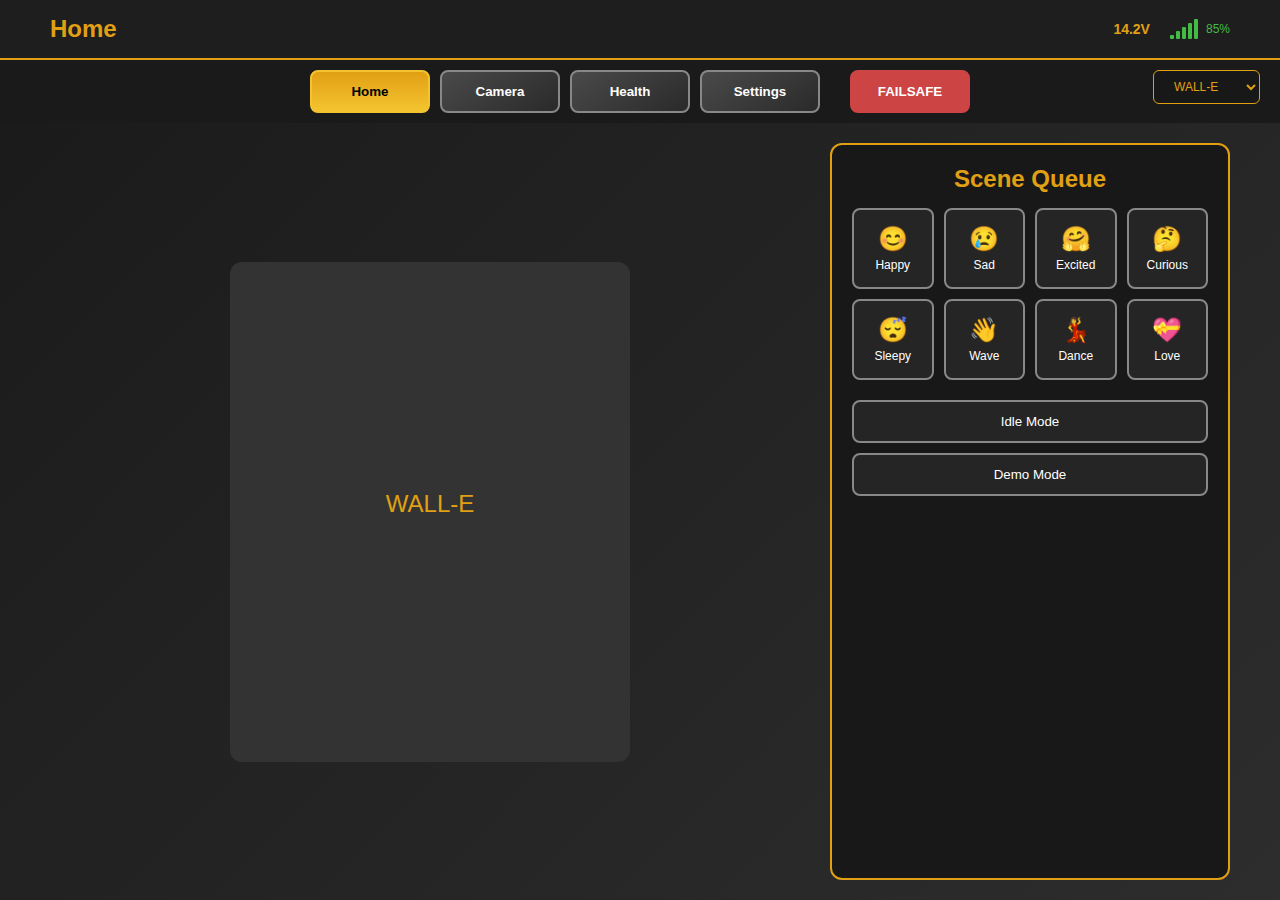
<file: default.html>
<!DOCTYPE html>
<html lang="en">
<head>
    <meta charset="UTF-8">
    <meta name="viewport" content="width=device-width, initial-scale=1.0">
    <title>WALL-E Control System</title>
    <style>
        * {
            margin: 0;
            padding: 0;
            box-sizing: border-box;
        }

        body {
            font-family: Arial, sans-serif;
            background: linear-gradient(135deg, #1a1a1a 0%, #2d2d2d 100%);
            color: white;
            height: 100vh;
            overflow: hidden;
        }

        :root {
            --primary-color: #e1a014;
            --primary-light: #f4c430;
            --panel-bg: #181818;
            --panel-dark: #1e1e1e;
            --card-bg: #252525;
            --grey: #888;
            --grey-light: #aaa;
            --green: #44bb44;
            --red: #cc4444;
            --dark-bg: #1a1a1a;
        }

        body.star-wars {
            --primary-color: #1976d2;
            --primary-light: #63a4ff;
            --panel-bg: #0a1929;
            --panel-dark: #1e2328;
            --card-bg: #1a2332;
            --green: #2e7d32;
            --red: #d32f2f;
            --dark-bg: #0d1421;
        }

        .container {
            height: 100vh;
            display: flex;
            flex-direction: column;
        }

        .header {
            display: flex;
            justify-content: space-between;
            align-items: center;
            padding: 10px 50px;
            background: var(--panel-dark);
            border-bottom: 2px solid var(--primary-color);
            height: 60px;
        }

        .header h1 {
            color: var(--primary-color);
            font-size: 24px;
            font-weight: bold;
        }

        .header-right {
            display: flex;
            align-items: center;
            gap: 20px;
        }

        .voltage-display {
            color: var(--primary-color);
            font-weight: bold;
            font-size: 14px;
        }

        .wifi-signal {
            display: flex;
            align-items: center;
            gap: 8px;
        }

        .wifi-bars {
            display: flex;
            align-items: end;
            gap: 2px;
            height: 20px;
        }

        .wifi-bar {
            width: 4px;
            background: var(--green);
            border-radius: 1px;
        }

        .wifi-bar:nth-child(1) { height: 4px; }
        .wifi-bar:nth-child(2) { height: 8px; }
        .wifi-bar:nth-child(3) { height: 12px; }
        .wifi-bar:nth-child(4) { height: 16px; }
        .wifi-bar:nth-child(5) { height: 20px; }

        .wifi-text {
            font-size: 12px;
            color: var(--green);
        }

        .nav-bar {
            display: flex;
            justify-content: center;
            gap: 10px;
            padding: 10px 50px;
            background: var(--dark-bg);
        }

        .nav-btn {
            background: linear-gradient(145deg, #4a4a4a, #2a2a2a);
            border: 2px solid var(--grey);
            border-radius: 8px;
            padding: 12px 20px;
            color: white;
            cursor: pointer;
            transition: all 0.3s ease;
            font-weight: bold;
            min-width: 120px;
            text-align: center;
        }

        .nav-btn:hover {
            border-color: var(--primary-color);
            background: linear-gradient(145deg, #5a5a5a, #3a3a3a);
        }

        .nav-btn.active {
            background: linear-gradient(180deg, var(--primary-color) 0%, var(--primary-light) 100%);
            border-color: var(--primary-light);
            color: black;
        }

        .failsafe-btn {
            background: var(--red) !important;
            border-color: var(--red) !important;
            margin-left: 20px;
        }

        .failsafe-btn.active {
            background: #ff6666 !important;
        }

        .main-content {
            flex: 1;
            display: flex;
            overflow: hidden;
        }

        .screen {
            width: 100%;
            height: 100%;
            display: none;
            padding: 20px 50px;
            overflow-y: auto;
        }

        .screen.active {
            display: block;
        }

        .theme-selector {
            position: fixed;
            top: 70px;
            right: 20px;
            z-index: 1000;
        }

        .theme-btn {
            background: var(--panel-bg);
            border: 1px solid var(--primary-color);
            color: var(--primary-color);
            padding: 8px 16px;
            border-radius: 6px;
            cursor: pointer;
            font-size: 12px;
        }

        /* Home Screen */
        .home-screen {
            display: flex;
            gap: 20px;
            height: 100%;
        }

        .home-left {
            flex: 1;
            display: flex;
            flex-direction: column;
            align-items: center;
            justify-content: center;
        }

        .home-right {
            width: 400px;
            background: var(--panel-bg);
            border: 2px solid var(--primary-color);
            border-radius: 12px;
            padding: 20px;
            display: flex;
            flex-direction: column;
        }

        .walle-image {
            max-width: 400px;
            max-height: 500px;
            object-fit: contain;
            border-radius: 12px;
        }

        .emotion-grid {
            display: grid;
            grid-template-columns: repeat(4, 1fr);
            gap: 10px;
            margin-bottom: 20px;
            max-height: 400px;
            overflow-y: auto;
        }

        .emotion-btn {
            background: var(--card-bg);
            border: 2px solid var(--grey);
            border-radius: 8px;
            padding: 15px;
            color: white;
            cursor: pointer;
            transition: all 0.3s ease;
            font-size: 16px;
            text-align: center;
            min-height: 60px;
            display: flex;
            flex-direction: column;
            align-items: center;
            justify-content: center;
        }

        .emotion-btn:hover {
            border-color: var(--primary-color);
            background: var(--panel-dark);
        }

        .mode-controls {
            display: flex;
            flex-direction: column;
            gap: 10px;
        }

        .mode-btn {
            background: var(--card-bg);
            border: 2px solid var(--grey);
            border-radius: 8px;
            padding: 12px;
            color: white;
            cursor: pointer;
            transition: all 0.3s ease;
            text-align: center;
        }

        .mode-btn.active {
            background: var(--green);
            border-color: var(--green);
        }

        /* Camera Screen */
        .camera-layout {
            display: flex;
            gap: 20px;
            height: 100%;
        }

        .camera-main {
            flex: 1;
            display: flex;
            flex-direction: column;
        }

        .camera-controls {
            width: 320px;
            background: var(--panel-bg);
            border: 2px solid var(--primary-color);
            border-radius: 12px;
            padding: 20px;
            overflow-y: auto;
        }

        .video-container {
            flex: 1;
            display: flex;
            align-items: center;
            justify-content: center;
            background: var(--panel-dark);
            border: 2px solid var(--primary-color);
            border-radius: 12px;
            margin-bottom: 20px;
            min-height: 400px;
        }

        .video-feed {
            max-width: 100%;
            max-height: 100%;
            border-radius: 8px;
        }

        .camera-status {
            text-align: center;
            padding: 20px;
            color: var(--grey);
        }

        .control-group {
            margin-bottom: 20px;
        }

        .control-group h3 {
            color: var(--primary-color);
            margin-bottom: 10px;
            font-size: 16px;
        }

        .control-item {
            display: flex;
            justify-content: space-between;
            align-items: center;
            margin-bottom: 10px;
        }

        .control-item label {
            color: white;
            font-size: 14px;
        }

        .control-slider {
            width: 150px;
            height: 6px;
            background: var(--grey);
            border-radius: 3px;
            outline: none;
            -webkit-appearance: none;
        }

        .control-slider::-webkit-slider-thumb {
            -webkit-appearance: none;
            width: 16px;
            height: 16px;
            background: var(--primary-color);
            border-radius: 50%;
            cursor: pointer;
        }

        .control-toggle {
            background: var(--card-bg);
            border: 2px solid var(--grey);
            border-radius: 6px;
            padding: 8px 16px;
            color: white;
            cursor: pointer;
            transition: all 0.3s ease;
        }

        .control-toggle.active {
            background: var(--green);
            border-color: var(--green);
        }

        /* Health Screen */
        .health-layout {
            display: flex;
            gap: 20px;
            height: 100%;
        }

        .health-graphs {
            flex: 1;
            background: var(--panel-bg);
            border: 2px solid var(--primary-color);
            border-radius: 12px;
            padding: 20px;
        }

        .health-panel {
            width: 340px;
            background: var(--panel-bg);
            border: 2px solid var(--primary-color);
            border-radius: 12px;
            padding: 20px;
            overflow-y: auto;
        }

        .graph-container {
            height: 300px;
            background: var(--panel-dark);
            border: 1px solid var(--grey);
            border-radius: 8px;
            margin-bottom: 20px;
            position: relative;
            overflow: hidden;
        }

        .graph-title {
            position: absolute;
            top: 10px;
            left: 10px;
            color: var(--primary-color);
            font-weight: bold;
            z-index: 10;
        }

        .status-grid {
            display: grid;
            grid-template-columns: 1fr 1fr;
            gap: 10px;
            margin-bottom: 20px;
        }

        .status-item {
            background: var(--card-bg);
            border: 1px solid var(--grey);
            border-radius: 6px;
            padding: 10px;
            text-align: center;
        }

        .status-label {
            font-size: 12px;
            color: var(--grey-light);
            margin-bottom: 5px;
        }

        .status-value {
            font-size: 16px;
            font-weight: bold;
            color: var(--primary-color);
        }

        /* Settings Screen */
        .settings-container {
            max-width: 1000px;
            margin: 0 auto;
            background: var(--panel-bg);
            border: 2px solid var(--primary-color);
            border-radius: 12px;
            padding: 20px;
        }

        .settings-grid {
            display: grid;
            grid-template-columns: 1fr 1fr;
            gap: 20px;
            margin-bottom: 20px;
        }

        .settings-section {
            background: var(--card-bg);
            border: 1px solid var(--grey);
            border-radius: 8px;
            padding: 15px;
        }

        .section-title {
            color: var(--primary-color);
            font-weight: bold;
            margin-bottom: 15px;
            font-size: 16px;
        }

        .settings-row {
            display: flex;
            justify-content: space-between;
            align-items: center;
            margin-bottom: 10px;
        }

        .settings-input {
            background: var(--panel-dark);
            border: 1px solid var(--grey);
            border-radius: 4px;
            padding: 8px;
            color: white;
            width: 200px;
        }

        .settings-select {
            background: var(--panel-dark);
            border: 1px solid var(--grey);
            border-radius: 4px;
            padding: 8px;
            color: white;
            width: 100px;
        }

        /* Buttons */
        .scene-btn {
            background: linear-gradient(180deg, var(--primary-color) 0%, var(--primary-light) 100%);
            border: none;
            border-radius: 6px;
            padding: 8px 16px;
            color: black;
            cursor: pointer;
            font-weight: bold;
        }

        .scene-btn.secondary {
            background: var(--card-bg);
            border: 1px solid var(--grey);
            color: white;
        }

        /* Utility Classes */
        .hidden {
            display: none !important;
        }

        .success {
            color: var(--green);
        }

        .error {
            color: var(--red);
        }

        .warning {
            color: orange;
        }

        /* Responsive Design */
        @media (max-width: 768px) {
            .header,
            .nav-bar,
            .screen {
                padding-left: 20px;
                padding-right: 20px;
            }

            .nav-btn {
                min-width: auto;
                padding: 8px 12px;
                font-size: 12px;
            }

            .home-screen,
            .camera-layout,
            .health-layout {
                flex-direction: column;
            }

            .home-right,
            .camera-controls,
            .health-panel {
                width: 100%;
            }

            .settings-grid {
                grid-template-columns: 1fr;
            }

            .emotion-grid {
                grid-template-columns: repeat(3, 1fr);
            }
        }
    </style>
</head>
<body>
    <div class="container">
        <!-- Theme Selector -->
        <div class="theme-selector">
            <select class="theme-btn" id="themeSelector">
                <option value="wall-e">WALL-E</option>
                <option value="star-wars">Star Wars</option>
            </select>
        </div>

        <!-- Header -->
        <header class="header">
            <h1 id="headerTitle">Home</h1>
            <div class="header-right">
                <div class="voltage-display" id="voltageDisplay">14.2V</div>
                <div class="wifi-signal">
                    <div class="wifi-bars" id="wifiBars">
                        <div class="wifi-bar"></div>
                        <div class="wifi-bar"></div>
                        <div class="wifi-bar"></div>
                        <div class="wifi-bar"></div>
                        <div class="wifi-bar"></div>
                    </div>
                    <div class="wifi-text" id="wifiText">85%</div>
                </div>
            </div>
        </header>

        <!-- Navigation -->
        <nav class="nav-bar">
            <button class="nav-btn active" data-screen="home">Home</button>
            <button class="nav-btn" data-screen="camera">Camera</button>
            <button class="nav-btn" data-screen="health">Health</button>
            <button class="nav-btn" data-screen="settings">Settings</button>
            <button class="nav-btn failsafe-btn" id="failsafeBtn">FAILSAFE</button>
        </nav>

        <!-- Main Content -->
        <main class="main-content">
            <!-- Home Screen -->
            <div class="screen active" id="homeScreen">
                <div class="home-screen">
                    <div class="home-left">
                        <img src="data:image/svg+xml,%3Csvg xmlns='http://www.w3.org/2000/svg' viewBox='0 0 400 500'%3E%3Crect width='400' height='500' fill='%23333'/%3E%3Ctext x='200' y='250' text-anchor='middle' fill='%23e1a014' font-size='24' font-family='Arial'%3EWALL-E%3C/text%3E%3C/svg%3E" alt="WALL-E" class="walle-image" id="walleImage">
                    </div>
                    <div class="home-right">
                        <h2 style="color: var(--primary-color); margin-bottom: 15px; text-align: center;">Scene Queue</h2>
                        <div class="emotion-grid" id="emotionGrid">
                            <!-- Emotion buttons will be populated by JavaScript -->
                        </div>
                        <div class="mode-controls">
                            <button class="mode-btn" id="idleBtn">Idle Mode</button>
                            <button class="mode-btn" id="demoBtn">Demo Mode</button>
                        </div>
                    </div>
                </div>
            </div>

            <!-- Camera Screen -->
            <div class="screen" id="cameraScreen">
                <div class="camera-layout">
                    <div class="camera-main">
                        <div class="video-container">
                            <img class="video-feed hidden" id="videoFeed" alt="Camera Feed">
                            <div class="camera-status" id="cameraStatus">
                                Camera not connected<br>
                                <small>Check camera proxy settings</small>
                            </div>
                        </div>
                        <div style="text-align: center; color: var(--grey);" id="streamStats">
                            Stream Stats: Disconnected
                        </div>
                    </div>
                    <div class="camera-controls">
                        <div class="control-group">
                            <h3>Stream Control</h3>
                            <div class="control-item">
                                <button class="control-toggle" id="streamToggle">Start Stream</button>
                            </div>
                            <div class="control-item">
                                <button class="control-toggle" id="trackingToggle">Wave Tracking</button>
                            </div>
                        </div>

                        <div class="control-group">
                            <h3>Camera Settings</h3>
                            <div class="control-item">
                                <label>Quality</label>
                                <input type="range" class="control-slider" id="qualitySlider" min="1" max="63" value="10">
                            </div>
                            <div class="control-item">
                                <label>Brightness</label>
                                <input type="range" class="control-slider" id="brightnessSlider" min="-2" max="2" value="0">
                            </div>
                        </div>
                    </div>
                </div>
            </div>

            <!-- Health Screen -->
            <div class="screen" id="healthScreen">
                <div class="health-layout">
                    <div class="health-graphs">
                        <h2 style="color: var(--primary-color); margin-bottom: 20px; text-align: center;">System Telemetry</h2>
                        
                        <div class="graph-container">
                            <div class="graph-title">Battery Voltage (V)</div>
                            <canvas id="voltageChart" width="100%" height="280"></canvas>
                        </div>
                        
                        <div class="graph-container">
                            <div class="graph-title">Current Draw (A)</div>
                            <canvas id="currentChart" width="100%" height="280"></canvas>
                        </div>
                    </div>
                    
                    <div class="health-panel">
                        <h2 style="color: var(--primary-color); margin-bottom: 20px; text-align: center;">SYSTEM HEALTH</h2>
                        
                        <div class="status-grid">
                            <div class="status-item">
                                <div class="status-label">CPU Usage</div>
                                <div class="status-value" id="cpuValue">45%</div>
                            </div>
                            <div class="status-item">
                                <div class="status-label">Memory</div>
                                <div class="status-value" id="memoryValue">67%</div>
                            </div>
                            <div class="status-item">
                                <div class="status-label">Temperature</div>
                                <div class="status-value" id="tempValue">52°C</div>
                            </div>
                            <div class="status-item">
                                <div class="status-label">WiFi Signal</div>
                                <div class="status-value" id="wifiStatus">85%</div>
                            </div>
                        </div>

                        <div class="control-group">
                            <h3>Component Status</h3>
                            <div class="status-item" style="margin-bottom: 10px;">
                                <div style="display: flex; justify-content: space-between;">
                                    <span>Maestro 1</span>
                                    <span class="success" id="maestro1Status">Connected</span>
                                </div>
                            </div>
                            <div class="status-item" style="margin-bottom: 10px;">
                                <div style="display: flex; justify-content: space-between;">
                                    <span>Audio System</span>
                                    <span class="success" id="audioStatus">Active</span>
                                </div>
                            </div>
                        </div>

                        <div class="control-group">
                            <h3>System Controls</h3>
                            <div class="control-item">
                                <button class="scene-btn" id="networkTestBtn">Test Network</button>
                            </div>
                        </div>
                    </div>
                </div>
            </div>

            <!-- Settings Screen -->
            <div class="screen" id="settingsScreen">
                <div class="settings-container">
                    <h2 style="color: var(--primary-color); margin-bottom: 20px; text-align: center;">Settings Configuration</h2>
                    
                    <div class="settings-grid">
                        <div class="settings-section">
                            <div class="section-title">Network Configuration</div>
                            <div class="settings-row">
                                <label>Camera Proxy URL</label>
                                <input type="text" class="settings-input" id="cameraProxyUrl" value="http://10.1.1.230:8081/stream">
                            </div>
                            <div class="settings-row">
                                <label>WebSocket URL</label>
                                <input type="text" class="settings-input" id="websocketUrl" value="ws://10.1.1.230:8766">
                            </div>
                        </div>

                        <div class="settings-section">
                            <div class="section-title">Wave Detection</div>
                            <div class="settings-row">
                                <label>Sample Duration</label>
                                <input type="number" class="settings-input" id="sampleDuration" value="3" min="1" max="10" style="width: 100px;">
                            </div>
                            <div class="settings-row">
                                <label>Confidence</label>
                                <input type="range" class="control-slider" id="confidenceSlider" min="0.1" max="1" step="0.1" value="0.7">
                            </div>
                        </div>
                    </div>

                    <div style="display: flex; justify-content: center; gap: 20px; margin-top: 30px;">
                        <button class="scene-btn" id="saveSettingsBtn">Save Configuration</button>
                        <button class="scene-btn secondary" id="testConnectionBtn">Test Connection</button>
                    </div>
                </div>
            </div>
        </main>
    </div>

    <script>
        class WalleApp {
            constructor() {
                this.websocket = null;
                this.currentScreen = 'home';
                this.theme = 'wall-e';
                this.isConnected = false;
                this.charts = {};
                this.emotionButtons = [
                    { name: 'Happy', emoji: '😊' },
                    { name: 'Sad', emoji: '😢' },
                    { name: 'Excited', emoji: '🤗' },
                    { name: 'Curious', emoji: '🤔' },
                    { name: 'Sleepy', emoji: '😴' },
                    { name: 'Wave', emoji: '👋' },
                    { name: 'Dance', emoji: '💃' },
                    { name: 'Love', emoji: '💝' }
                ];
                
                this.init();
            }

            init() {
                this.setupEventListeners();
                this.connectWebSocket();
                this.startTelemetrySimulation();
                this.initializeCharts();
                this.populateEmotionGrid();
            }

            setupEventListeners() {
                // Theme selector
                document.getElementById('themeSelector').addEventListener('change', (e) => {
                    this.switchTheme(e.target.value);
                });

                // Navigation
                document.querySelectorAll('.nav-btn').forEach(btn => {
                    if (!btn.id.includes('failsafe')) {
                        btn.addEventListener('click', (e) => {
                            const screen = e.target.dataset.screen;
                            this.switchScreen(screen);
                        });
                    }
                });

                // Failsafe button
                document.getElementById('failsafeBtn').addEventListener('click', () => {
                    this.toggleFailsafe();
                });

                // Mode buttons
                document.getElementById('idleBtn').addEventListener('click', () => {
                    this.setMode('idle');
                });
                document.getElementById('demoBtn').addEventListener('click', () => {
                    this.setMode('demo');
                });

                // Camera controls
                document.getElementById('streamToggle').addEventListener('click', () => {
                    this.toggleStream();
                });
                document.getElementById('trackingToggle').addEventListener('click', () => {
                    this.toggleTracking();
                });

                // Settings
                document.getElementById('saveSettingsBtn').addEventListener('click', () => {
                    this.saveSettings();
                });
                document.getElementById('testConnectionBtn').addEventListener('click', () => {
                    this.testConnection();
                });

                // Network test
                document.getElementById('networkTestBtn').addEventListener('click', () => {
                    this.testNetwork();
                });
            }

            switchTheme(theme) {
                this.theme = theme;
                document.body.className = theme === 'star-wars' ? 'star-wars' : '';
                
                const walleImage = document.getElementById('walleImage');
                if (theme === 'star-wars') {
                    walleImage.src = "data:image/svg+xml,%3Csvg xmlns='http://www.w3.org/2000/svg' viewBox='0 0 400 500'%3E%3Crect width='400' height='500' fill='%23333'/%3E%3Ctext x='200' y='250' text-anchor='middle' fill='%231976d2' font-size='24' font-family='Arial'%3ER2-D2%3C/text%3E%3C/svg%3E";
                } else {
                    walleImage.src = "data:image/svg+xml,%3Csvg xmlns='http://www.w3.org/2000/svg' viewBox='0 0 400 500'%3E%3Crect width='400' height='500' fill='%23333'/%3E%3Ctext x='200' y='250' text-anchor='middle' fill='%23e1a014' font-size='24' font-family='Arial'%3EWALL-E%3C/text%3E%3C/svg%3E";
                }
                
                console.log(`Theme switched to: ${theme}`);
            }

            switchScreen(screenName) {
                document.querySelectorAll('.screen').forEach(screen => {
                    screen.classList.remove('active');
                });

                const targetScreen = document.getElementById(screenName + 'Screen');
                if (targetScreen) {
                    targetScreen.classList.add('active');
                }

                document.querySelectorAll('.nav-btn').forEach(btn => {
                    btn.classList.remove('active');
                });
                document.querySelector(`[data-screen="${screenName}"]`).classList.add('active');

                const titles = {
                    home: 'Home',
                    camera: 'Camera Feed',
                    health: 'System Health',
                    settings: 'Settings'
                };
                document.getElementById('headerTitle').textContent = titles[screenName] || screenName;

                this.currentScreen = screenName;
                console.log(`Switched to screen: ${screenName}`);
            }

            connectWebSocket() {
                const wsUrl = document.getElementById('websocketUrl')?.value || 'ws://10.1.1.230:8766';
                
                try {
                    this.websocket = new WebSocket(wsUrl);
                    
                    this.websocket.onopen = () => {
                        this.isConnected = true;
                        console.log('WebSocket connected');
                    };
                    
                    this.websocket.onclose = () => {
                        this.isConnected = false;
                        console.log('WebSocket disconnected');
                        setTimeout(() => this.connectWebSocket(), 5000);
                    };
                    
                    this.websocket.onerror = (error) => {
                        console.error('WebSocket error:', error);
                    };
                    
                    this.websocket.onmessage = (event) => {
                        this.handleWebSocketMessage(JSON.parse(event.data));
                    };
                } catch (error) {
                    console.error('Failed to connect WebSocket:', error);
                }
            }

            sendWebSocketMessage(type, data = {}) {
                if (this.websocket && this.websocket.readyState === WebSocket.OPEN) {
                    const message = { type, ...data };
                    this.websocket.send(JSON.stringify(message));
                    console.log('Sent WebSocket message:', message);
                    return true;
                } else {
                    console.warn('WebSocket not connected');
                    return false;
                }
            }

            handleWebSocketMessage(message) {
                console.log('Received WebSocket message:', message);
                
                switch (message.type) {
                    case 'telemetry':
                        this.updateTelemetry(message);
                        break;
                }
            }

            updateTelemetry(data) {
                if (data.battery_voltage) {
                    document.getElementById('voltageDisplay').textContent = `${data.battery_voltage.toFixed(1)}V`;
                }
                
                if (data.cpu) document.getElementById('cpuValue').textContent = `${data.cpu}%`;
                if (data.memory) document.getElementById('memoryValue').textContent = `${data.memory}%`;
                if (data.temperature) document.getElementById('tempValue').textContent = `${data.temperature}°C`;
                
                this.updateCharts(data);
            }

            startTelemetrySimulation() {
                setInterval(() => {
                    const simulatedData = {
                        battery_voltage: 14.2 + (Math.random() - 0.5) * 0.8,
                        current_a0: 5.3 + (Math.random() - 0.5) * 2.0,
                        current_a1: 3.1 + (Math.random() - 0.5) * 1.5,
                        cpu: Math.floor(45 + (Math.random() - 0.5) * 20),
                        memory: Math.floor(67 + (Math.random() - 0.5) * 15),
                        temperature: Math.floor(52 + (Math.random() - 0.5) * 10)
                    };
                    this.updateTelemetry(simulatedData);
                }, 1000);

                setInterval(() => {
                    const signal = Math.floor(Math.random() * 100);
                    this.updateWiFiSignal(signal);
                }, 3000);
            }

            updateWiFiSignal(percentage) {
                const bars = document.querySelectorAll('.wifi-bar');
                const text = document.getElementById('wifiText');
                
                text.textContent = `${percentage}%`;
                
                let color = '#44bb44';
                if (percentage < 30) color = '#cc4444';
                else if (percentage < 60) color = '#ff8800';
                else if (percentage < 80) color = '#ffbb00';
                
                bars.forEach((bar, index) => {
                    const threshold = (index + 1) * 20;
                    bar.style.backgroundColor = percentage >= threshold ? color : '#333';
                });
                
                text.style.color = color;
                document.getElementById('wifiStatus').textContent = `${percentage}%`;
            }

            initializeCharts() {
                this.charts = {
                    voltage: {
                        canvas: document.getElementById('voltageChart'),
                        data: [],
                        maxPoints: 100
                    },
                    current: {
                        canvas: document.getElementById('currentChart'),
                        dataA0: [],
                        dataA1: [],
                        maxPoints: 100
                    }
                };
                
                this.animateCharts();
            }

            updateCharts(data) {
                if (data.battery_voltage) {
                    this.charts.voltage.data.push(data.battery_voltage);
                    if (this.charts.voltage.data.length > this.charts.voltage.maxPoints) {
                        this.charts.voltage.data.shift();
                    }
                }
                
                if (data.current_a0) {
                    this.charts.current.dataA0.push(data.current_a0);
                    if (this.charts.current.dataA0.length > this.charts.current.maxPoints) {
                        this.charts.current.dataA0.shift();
                    }
                }
                
                if (data.current_a1) {
                    this.charts.current.dataA1.push(data.current_a1);
                    if (this.charts.current.dataA1.length > this.charts.current.maxPoints) {
                        this.charts.current.dataA1.shift();
                    }
                }
            }

            animateCharts() {
                requestAnimationFrame(() => {
                    this.drawChart('voltage');
                    this.drawChart('current');
                    this.animateCharts();
                });
            }

            drawChart(type) {
                const chart = this.charts[type];
                const canvas = chart.canvas;
                const ctx = canvas.getContext('2d');
                
                canvas.width = canvas.offsetWidth;
                canvas.height = canvas.offsetHeight;
                
                ctx.clearRect(0, 0, canvas.width, canvas.height);
                
                if (type === 'voltage') {
                    this.drawVoltageChart(chart);
                } else if (type === 'current') {
                    this.drawCurrentChart(chart);
                }
            }

            drawVoltageChart(chart) {
                const { canvas, data } = chart;
                const ctx = canvas.getContext('2d');
                const width = canvas.width;
                const height = canvas.height;
                
                if (data.length < 2) return;
                
                // Draw grid
                ctx.strokeStyle = '#333';
                ctx.lineWidth = 1;
                for (let i = 0; i <= 10; i++) {
                    const y = (height / 10) * i;
                    ctx.beginPath();
                    ctx.moveTo(0, y);
                    ctx.lineTo(width, y);
                    ctx.stroke();
                }
                
                // Draw voltage line
                ctx.strokeStyle = '#e1a014';
                ctx.lineWidth = 3;
                ctx.beginPath();
                
                const minVoltage = 10;
                const maxVoltage = 18;
                
                data.forEach((voltage, index) => {
                    const x = (width / (data.length - 1)) * index;
                    const y = height - ((voltage - minVoltage) / (maxVoltage - minVoltage)) * height;
                    
                    if (index === 0) {
                        ctx.moveTo(x, y);
                    } else {
                        ctx.lineTo(x, y);
                    }
                });
                
                ctx.stroke();
            }

            drawCurrentChart(chart) {
                const { canvas, dataA0, dataA1 } = chart;
                const ctx = canvas.getContext('2d');
                const width = canvas.width;
                const height = canvas.height;
                
                if (dataA0.length < 2 && dataA1.length < 2) return;
                
                // Draw grid
                ctx.strokeStyle = '#333';
                ctx.lineWidth = 1;
                for (let i = 0; i <= 10; i++) {
                    const y = (height / 10) * i;
                    ctx.beginPath();
                    ctx.moveTo(0, y);
                    ctx.lineTo(width, y);
                    ctx.stroke();
                }
                
                const maxCurrent = 15;
                
                // Draw current A0 line
                if (dataA0.length >= 2) {
                    ctx.strokeStyle = '#e1a014';
                    ctx.lineWidth = 3;
                    ctx.beginPath();
                    
                    dataA0.forEach((current, index) => {
                        const x = (width / (dataA0.length - 1)) * index;
                        const y = height - (current / maxCurrent) * height;
                        
                        if (index === 0) {
                            ctx.moveTo(x, y);
                        } else {
                            ctx.lineTo(x, y);
                        }
                    });
                    
                    ctx.stroke();
                }
                
                // Draw current A1 line
                if (dataA1.length >= 2) {
                    ctx.strokeStyle = '#f4c430';
                    ctx.lineWidth = 3;
                    ctx.beginPath();
                    
                    dataA1.forEach((current, index) => {
                        const x = (width / (dataA1.length - 1)) * index;
                        const y = height - (current / maxCurrent) * height;
                        
                        if (index === 0) {
                            ctx.moveTo(x, y);
                        } else {
                            ctx.lineTo(x, y);
                        }
                    });
                    
                    ctx.stroke();
                }
            }

            populateEmotionGrid() {
                const grid = document.getElementById('emotionGrid');
                grid.innerHTML = '';
                
                this.emotionButtons.forEach(emotion => {
                    const btn = document.createElement('button');
                    btn.className = 'emotion-btn';
                    btn.innerHTML = `
                        <div style="font-size: 24px; margin-bottom: 5px;">${emotion.emoji}</div>
                        <div style="font-size: 12px;">${emotion.name}</div>
                    `;
                    btn.addEventListener('click', () => {
                        this.triggerEmotion(emotion.name);
                    });
                    grid.appendChild(btn);
                });
            }

            triggerEmotion(emotionName) {
                console.log(`Triggering emotion: ${emotionName}`);
                this.sendWebSocketMessage('scene', { emotion: emotionName });
                
                // Visual feedback
                const buttons = document.querySelectorAll('.emotion-btn');
                buttons.forEach(btn => {
                    if (btn.textContent.includes(emotionName)) {
                        btn.style.borderColor = 'var(--primary-color)';
                        btn.style.background = 'var(--panel-dark)';
                        setTimeout(() => {
                            btn.style.borderColor = 'var(--grey)';
                            btn.style.background = 'var(--card-bg)';
                        }, 300);
                    }
                });
            }

            setMode(mode) {
                const idleBtn = document.getElementById('idleBtn');
                const demoBtn = document.getElementById('demoBtn');
                
                idleBtn.classList.remove('active');
                demoBtn.classList.remove('active');
                
                if (mode === 'idle') {
                    idleBtn.classList.add('active');
                    this.sendWebSocketMessage('mode', { mode: 'idle' });
                } else if (mode === 'demo') {
                    demoBtn.classList.add('active');
                    this.sendWebSocketMessage('mode', { mode: 'demo' });
                }
                
                console.log(`Mode set to: ${mode}`);
            }

            toggleFailsafe() {
                const btn = document.getElementById('failsafeBtn');
                const isActive = btn.classList.contains('active');
                
                if (isActive) {
                    btn.classList.remove('active');
                    btn.textContent = 'FAILSAFE';
                    this.sendWebSocketMessage('failsafe', { active: false });
                } else {
                    if (confirm('Activate Emergency Failsafe?')) {
                        btn.classList.add('active');
                        btn.textContent = 'ACTIVE';
                        this.sendWebSocketMessage('failsafe', { active: true });
                    }
                }
                
                console.log(`Failsafe ${isActive ? 'deactivated' : 'activated'}`);
            }

            toggleStream() {
                const btn = document.getElementById('streamToggle');
                const isStreaming = btn.textContent === 'Stop Stream';
                
                if (isStreaming) {
                    this.stopStream();
                } else {
                    this.startStream();
                }
            }

            startStream() {
                const cameraUrl = document.getElementById('cameraProxyUrl')?.value || 'http://10.1.1.230:8081/stream';
                const videoFeed = document.getElementById('videoFeed');
                const cameraStatus = document.getElementById('cameraStatus');
                const streamBtn = document.getElementById('streamToggle');
                const streamStats = document.getElementById('streamStats');
                
                videoFeed.src = cameraUrl;
                videoFeed.classList.remove('hidden');
                cameraStatus.style.display = 'none';
                streamBtn.textContent = 'Stop Stream';
                streamBtn.classList.add('active');
                streamStats.textContent = 'Stream Stats: Active';
                
                this.sendWebSocketMessage('camera', { action: 'start_stream' });
                console.log('Stream started');
            }

            stopStream() {
                const videoFeed = document.getElementById('videoFeed');
                const cameraStatus = document.getElementById('cameraStatus');
                const streamBtn = document.getElementById('streamToggle');
                const streamStats = document.getElementById('streamStats');
                
                videoFeed.src = '';
                videoFeed.classList.add('hidden');
                cameraStatus.style.display = 'block';
                streamBtn.textContent = 'Start Stream';
                streamBtn.classList.remove('active');
                streamStats.textContent = 'Stream Stats: Disconnected';
                
                this.sendWebSocketMessage('camera', { action: 'stop_stream' });
                console.log('Stream stopped');
            }

            toggleTracking() {
                const btn = document.getElementById('trackingToggle');
                const isActive = btn.classList.contains('active');
                
                if (isActive) {
                    btn.classList.remove('active');
                    btn.textContent = 'Wave Tracking';
                    this.sendWebSocketMessage('tracking', { enabled: false });
                } else {
                    btn.classList.add('active');
                    btn.textContent = 'Tracking On';
                    this.sendWebSocketMessage('tracking', { enabled: true });
                }
                
                console.log(`Wave tracking ${isActive ? 'disabled' : 'enabled'}`);
            }

            testNetwork() {
                const btn = document.getElementById('networkTestBtn');
                
                btn.textContent = 'Testing...';
                btn.disabled = true;
                
                setTimeout(() => {
                    btn.textContent = 'Test Network';
                    btn.disabled = false;
                    alert('Network test completed successfully!');
                }, 2000);
                
                this.sendWebSocketMessage('network_test', {});
            }

            saveSettings() {
                const settings = {
                    camera_proxy_url: document.getElementById('cameraProxyUrl').value,
                    websocket_url: document.getElementById('websocketUrl').value,
                    sample_duration: document.getElementById('sampleDuration').value,
                    confidence: document.getElementById('confidenceSlider').value
                };
                
                console.log('Settings saved:', settings);
                alert('Settings saved successfully!');
            }

            testConnection() {
                const btn = document.getElementById('testConnectionBtn');
                btn.textContent = 'Testing...';
                btn.disabled = true;
                
                setTimeout(() => {
                    alert('Connection test completed!');
                    btn.textContent = 'Test Connection';
                    btn.disabled = false;
                }, 2000);
            }
        }

        // Initialize the application
        let app;
        
        document.addEventListener('DOMContentLoaded', () => {
            app = new WalleApp();
            
            // Keyboard shortcuts
            document.addEventListener('keydown', (e) => {
                if (e.key === 'Escape') {
                    app.toggleFailsafe();
                }
                
                const screens = ['home', 'camera', 'health', 'settings'];
                const num = parseInt(e.key);
                if (num >= 1 && num <= screens.length) {
                    app.switchScreen(screens[num - 1]);
                }
            });
            
            console.log('WALL-E Control System initialized');
        });
    </script>
</body>
</html>
</file>
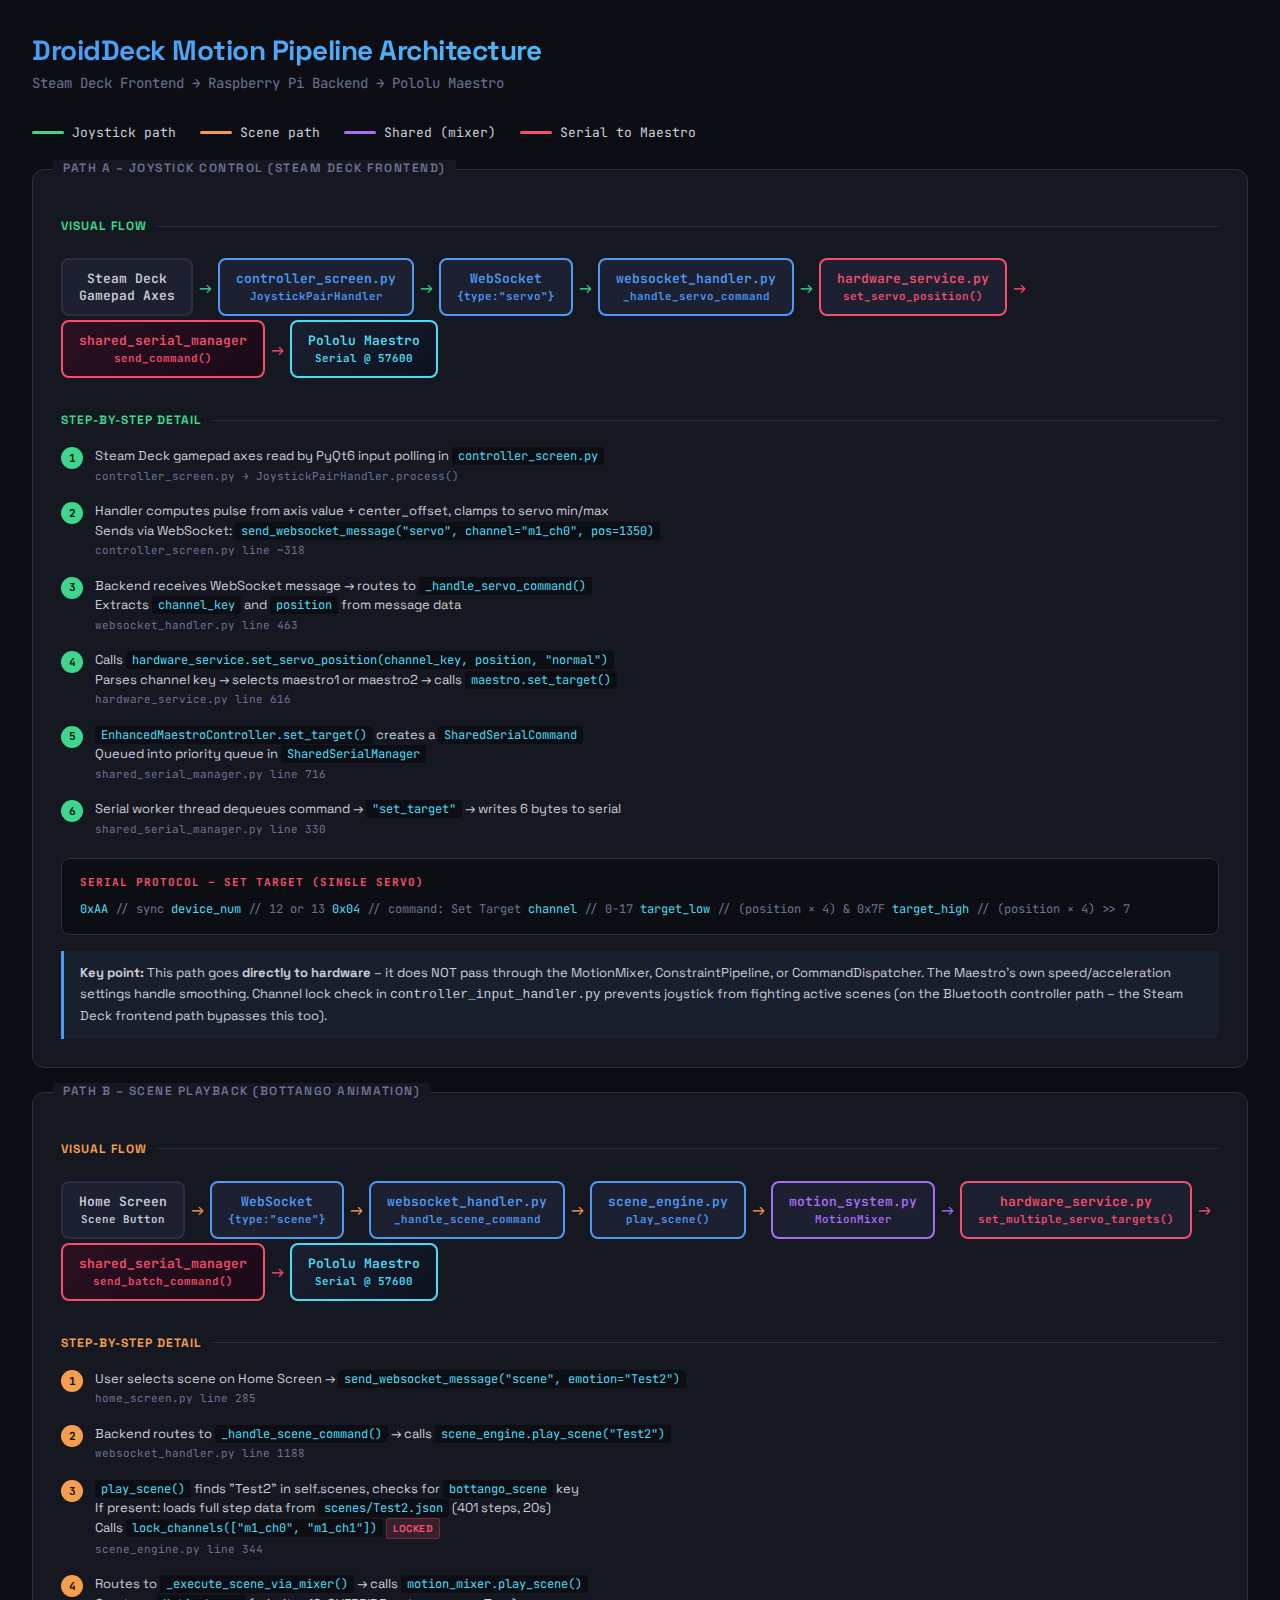
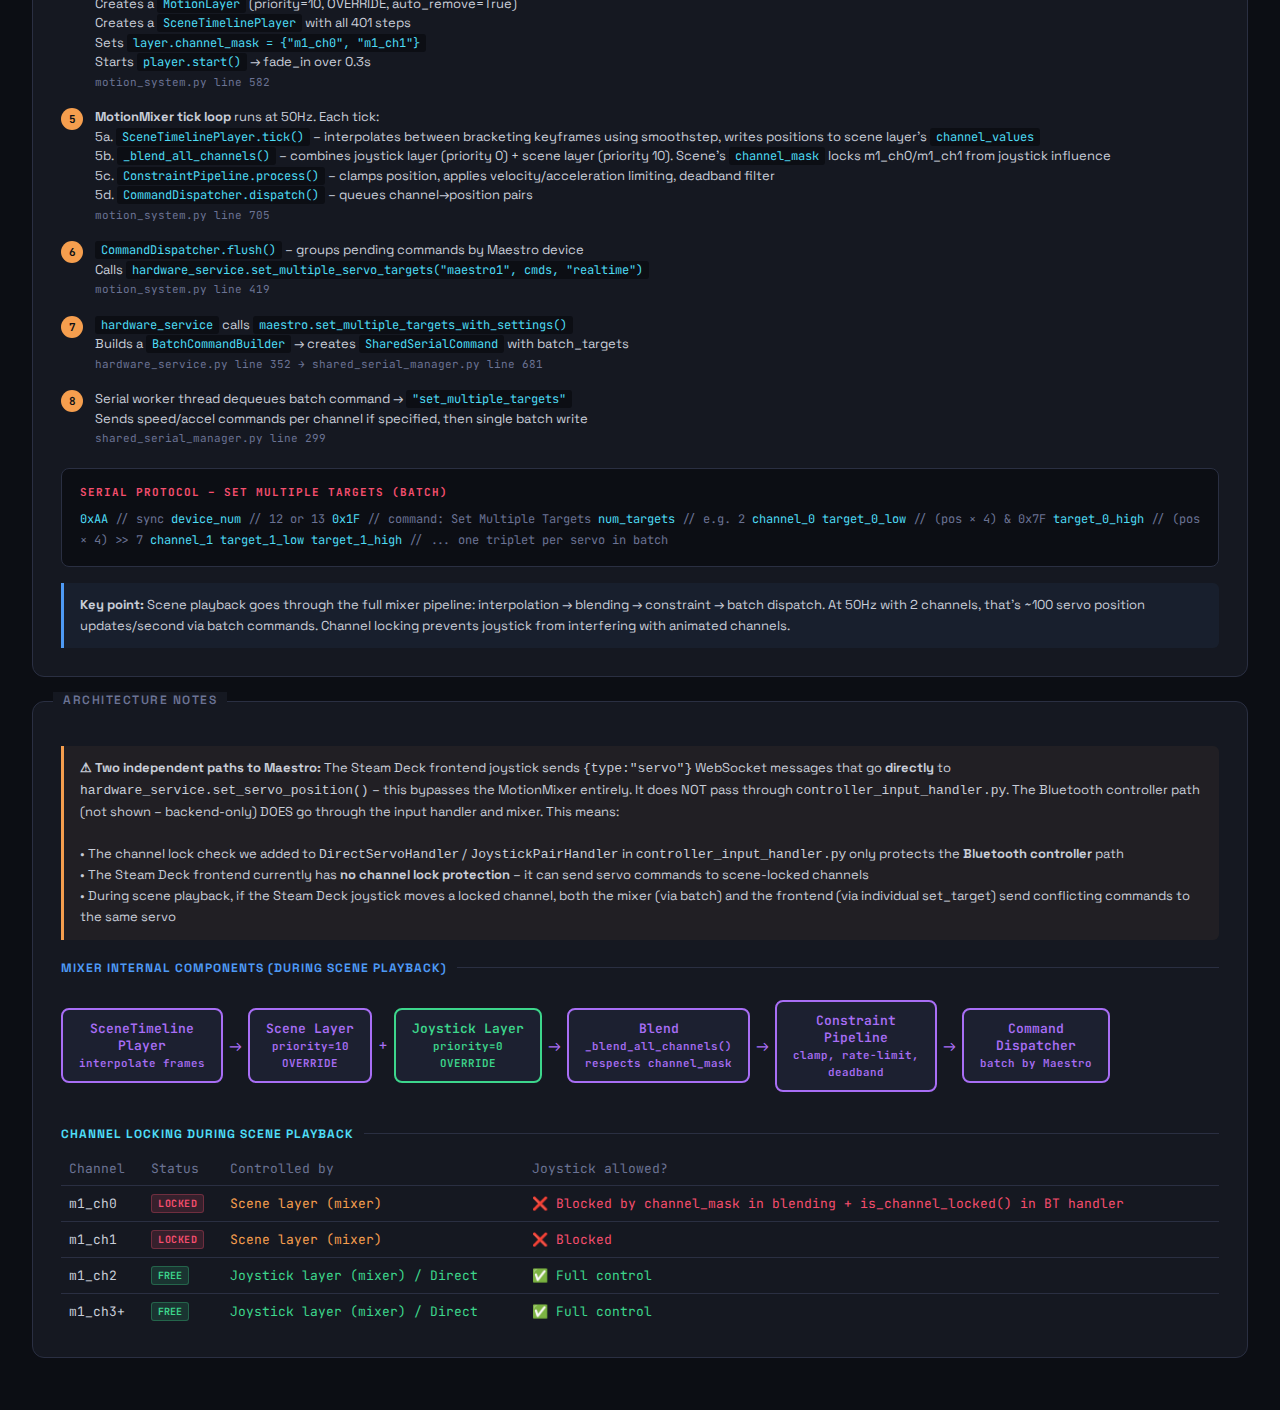
<file: droiddeck_architecture.html>
<!DOCTYPE html>
<html lang="en">
<head>
<meta charset="UTF-8">
<meta name="viewport" content="width=device-width, initial-scale=1.0">
<title>DroidDeck Motion Pipeline</title>
<link href="https://fonts.googleapis.com/css2?family=JetBrains+Mono:wght@400;600;700&family=Space+Grotesk:wght@400;500;600;700&display=swap" rel="stylesheet">
<style>
  :root {
    --bg: #0c0e14;
    --surface: #151821;
    --surface2: #1c2030;
    --border: #2a2f42;
    --text: #c8cdd8;
    --text-dim: #6b7394;
    --accent-blue: #4e9af5;
    --accent-green: #3dd68c;
    --accent-orange: #f59e4e;
    --accent-red: #f54e6e;
    --accent-purple: #a86ef5;
    --accent-cyan: #4edcf5;
    --joystick: #3dd68c;
    --scene: #f59e4e;
    --shared: #a86ef5;
    --serial: #f54e6e;
  }

  * { margin: 0; padding: 0; box-sizing: border-box; }

  body {
    background: var(--bg);
    color: var(--text);
    font-family: 'Space Grotesk', sans-serif;
    padding: 32px;
    min-height: 100vh;
  }

  h1 {
    font-size: 28px;
    font-weight: 700;
    margin-bottom: 6px;
    background: linear-gradient(135deg, var(--accent-blue), var(--accent-cyan));
    -webkit-background-clip: text;
    -webkit-text-fill-color: transparent;
    letter-spacing: -0.5px;
  }

  .subtitle {
    color: var(--text-dim);
    font-size: 14px;
    margin-bottom: 32px;
    font-family: 'JetBrains Mono', monospace;
  }

  .legend {
    display: flex;
    gap: 24px;
    margin-bottom: 28px;
    flex-wrap: wrap;
  }

  .legend-item {
    display: flex;
    align-items: center;
    gap: 8px;
    font-size: 13px;
    font-family: 'JetBrains Mono', monospace;
  }

  .legend-line {
    width: 32px;
    height: 3px;
    border-radius: 2px;
  }

  .legend-line.joystick { background: var(--joystick); }
  .legend-line.scene { background: var(--scene); }
  .legend-line.shared { background: var(--shared); }
  .legend-line.serial { background: var(--serial); }
  .legend-line.joystick-dash {
    background: repeating-linear-gradient(90deg, var(--joystick), var(--joystick) 4px, transparent 4px, transparent 8px);
  }

  .diagram-section {
    background: var(--surface);
    border: 1px solid var(--border);
    border-radius: 12px;
    padding: 28px;
    margin-bottom: 24px;
    position: relative;
  }

  .section-label {
    position: absolute;
    top: -10px;
    left: 20px;
    background: var(--surface);
    padding: 0 10px;
    font-size: 12px;
    font-weight: 600;
    letter-spacing: 1.5px;
    text-transform: uppercase;
    color: var(--text-dim);
  }

  .flow-container {
    display: flex;
    flex-direction: column;
    gap: 0;
  }

  .flow-row {
    display: flex;
    align-items: center;
    gap: 0;
    min-height: 56px;
  }

  .node {
    padding: 10px 16px;
    border-radius: 8px;
    font-size: 13px;
    font-weight: 600;
    white-space: nowrap;
    text-align: center;
    min-width: 120px;
    position: relative;
    font-family: 'JetBrains Mono', monospace;
    flex-shrink: 0;
  }

  .node-input {
    background: var(--surface2);
    border: 2px solid var(--border);
    color: var(--text);
  }

  .node-module {
    background: var(--surface2);
    border: 2px solid var(--accent-blue);
    color: var(--accent-blue);
  }

  .node-mixer {
    background: var(--surface2);
    border: 2px solid var(--accent-purple);
    color: var(--accent-purple);
  }

  .node-hw {
    background: var(--surface2);
    border: 2px solid var(--accent-red);
    color: var(--accent-red);
  }

  .node-serial {
    background: linear-gradient(135deg, #2a1020, #1a0a18);
    border: 2px solid var(--serial);
    color: var(--serial);
  }

  .node-maestro {
    background: linear-gradient(135deg, #1a2030, #0c1220);
    border: 2px solid var(--accent-cyan);
    color: var(--accent-cyan);
  }

  .method-label {
    font-size: 11px;
    font-family: 'JetBrains Mono', monospace;
    color: var(--text-dim);
    padding: 2px 8px;
    background: var(--bg);
    border-radius: 4px;
    white-space: nowrap;
  }

  .arrow {
    display: flex;
    align-items: center;
    padding: 0 6px;
    flex-shrink: 0;
  }

  .arrow svg {
    display: block;
  }

  .path-label {
    font-size: 12px;
    font-weight: 700;
    letter-spacing: 1px;
    text-transform: uppercase;
    margin: 20px 0 10px 0;
    display: flex;
    align-items: center;
    gap: 10px;
  }

  .path-label::after {
    content: '';
    flex: 1;
    height: 1px;
    background: var(--border);
  }

  .path-label.joystick { color: var(--joystick); }
  .path-label.scene { color: var(--scene); }

  .detail-row {
    display: flex;
    align-items: flex-start;
    gap: 12px;
    padding: 8px 0;
    font-size: 13px;
    line-height: 1.5;
  }

  .detail-row .step-num {
    font-family: 'JetBrains Mono', monospace;
    font-size: 11px;
    font-weight: 700;
    color: var(--bg);
    background: var(--text-dim);
    width: 22px;
    height: 22px;
    border-radius: 50%;
    display: flex;
    align-items: center;
    justify-content: center;
    flex-shrink: 0;
    margin-top: 1px;
  }

  .detail-row.joystick .step-num { background: var(--joystick); }
  .detail-row.scene .step-num { background: var(--scene); }

  .detail-text {
    flex: 1;
  }

  .detail-text code {
    font-family: 'JetBrains Mono', monospace;
    font-size: 12px;
    background: var(--bg);
    padding: 1px 6px;
    border-radius: 3px;
    color: var(--accent-cyan);
  }

  .detail-text .file {
    color: var(--text-dim);
    font-size: 11px;
    font-family: 'JetBrains Mono', monospace;
  }

  .serial-box {
    background: var(--bg);
    border: 1px solid var(--border);
    border-radius: 8px;
    padding: 14px 18px;
    margin-top: 12px;
    font-family: 'JetBrains Mono', monospace;
    font-size: 12px;
    line-height: 1.8;
  }

  .serial-box .label {
    color: var(--serial);
    font-weight: 700;
    font-size: 11px;
    letter-spacing: 1px;
    margin-bottom: 6px;
    text-transform: uppercase;
  }

  .byte { color: var(--accent-cyan); }
  .comment { color: var(--text-dim); }

  .note-box {
    background: rgba(78, 154, 245, 0.06);
    border-left: 3px solid var(--accent-blue);
    padding: 12px 16px;
    margin-top: 16px;
    border-radius: 0 6px 6px 0;
    font-size: 13px;
    line-height: 1.6;
  }

  .note-box.warning {
    background: rgba(245, 158, 78, 0.06);
    border-left-color: var(--accent-orange);
  }

  .visual-flow {
    display: flex;
    flex-wrap: wrap;
    align-items: center;
    gap: 4px;
    padding: 14px 0;
  }

  .vf-arrow {
    color: var(--text-dim);
    font-size: 16px;
    padding: 0 2px;
  }

  .vf-arrow.green { color: var(--joystick); }
  .vf-arrow.orange { color: var(--scene); }
  .vf-arrow.red { color: var(--serial); }
  .vf-arrow.purple { color: var(--accent-purple); }

  .split-cols {
    display: grid;
    grid-template-columns: 1fr 1fr;
    gap: 24px;
  }

  @media (max-width: 900px) {
    .split-cols { grid-template-columns: 1fr; }
    body { padding: 16px; }
  }

  .locked-badge {
    display: inline-block;
    font-size: 10px;
    font-weight: 700;
    letter-spacing: 0.5px;
    padding: 2px 6px;
    border-radius: 3px;
    background: rgba(245, 78, 110, 0.15);
    color: var(--accent-red);
    border: 1px solid rgba(245, 78, 110, 0.3);
  }

  .active-badge {
    display: inline-block;
    font-size: 10px;
    font-weight: 700;
    padding: 2px 6px;
    border-radius: 3px;
    background: rgba(61, 214, 140, 0.15);
    color: var(--joystick);
    border: 1px solid rgba(61, 214, 140, 0.3);
  }
</style>
</head>
<body>

<h1>DroidDeck Motion Pipeline Architecture</h1>
<p class="subtitle">Steam Deck Frontend → Raspberry Pi Backend → Pololu Maestro</p>

<div class="legend">
  <div class="legend-item"><div class="legend-line joystick"></div> Joystick path</div>
  <div class="legend-item"><div class="legend-line scene"></div> Scene path</div>
  <div class="legend-item"><div class="legend-line shared"></div> Shared (mixer)</div>
  <div class="legend-item"><div class="legend-line serial"></div> Serial to Maestro</div>
</div>

<!-- ===== JOYSTICK PATH ===== -->
<div class="diagram-section">
  <div class="section-label">Path A – Joystick Control (Steam Deck Frontend)</div>

  <div class="path-label joystick">Visual Flow</div>
  <div class="visual-flow">
    <div class="node node-input">Steam Deck<br>Gamepad Axes</div>
    <span class="vf-arrow green">→</span>
    <div class="node node-module">controller_screen.py<br><small>JoystickPairHandler</small></div>
    <span class="vf-arrow green">→</span>
    <div class="node node-module">WebSocket<br><small>{type:"servo"}</small></div>
    <span class="vf-arrow green">→</span>
    <div class="node node-module">websocket_handler.py<br><small>_handle_servo_command</small></div>
    <span class="vf-arrow green">→</span>
    <div class="node node-hw">hardware_service.py<br><small>set_servo_position()</small></div>
    <span class="vf-arrow red">→</span>
    <div class="node node-serial">shared_serial_manager<br><small>send_command()</small></div>
    <span class="vf-arrow red">→</span>
    <div class="node node-maestro">Pololu Maestro<br><small>Serial @ 57600</small></div>
  </div>

  <div class="path-label joystick">Step-by-step detail</div>

  <div class="detail-row joystick">
    <span class="step-num">1</span>
    <div class="detail-text">
      Steam Deck gamepad axes read by PyQt6 input polling in <code>controller_screen.py</code>
      <br><span class="file">controller_screen.py → JoystickPairHandler.process()</span>
    </div>
  </div>

  <div class="detail-row joystick">
    <span class="step-num">2</span>
    <div class="detail-text">
      Handler computes pulse from axis value + center_offset, clamps to servo min/max
      <br>Sends via WebSocket: <code>send_websocket_message("servo", channel="m1_ch0", pos=1350)</code>
      <br><span class="file">controller_screen.py line ~318</span>
    </div>
  </div>

  <div class="detail-row joystick">
    <span class="step-num">3</span>
    <div class="detail-text">
      Backend receives WebSocket message → routes to <code>_handle_servo_command()</code>
      <br>Extracts <code>channel_key</code> and <code>position</code> from message data
      <br><span class="file">websocket_handler.py line 463</span>
    </div>
  </div>

  <div class="detail-row joystick">
    <span class="step-num">4</span>
    <div class="detail-text">
      Calls <code>hardware_service.set_servo_position(channel_key, position, "normal")</code>
      <br>Parses channel key → selects maestro1 or maestro2 → calls <code>maestro.set_target()</code>
      <br><span class="file">hardware_service.py line 616</span>
    </div>
  </div>

  <div class="detail-row joystick">
    <span class="step-num">5</span>
    <div class="detail-text">
      <code>EnhancedMaestroController.set_target()</code> creates a <code>SharedSerialCommand</code>
      <br>Queued into priority queue in <code>SharedSerialManager</code>
      <br><span class="file">shared_serial_manager.py line 716</span>
    </div>
  </div>

  <div class="detail-row joystick">
    <span class="step-num">6</span>
    <div class="detail-text">
      Serial worker thread dequeues command → <code>"set_target"</code> → writes 6 bytes to serial
      <br><span class="file">shared_serial_manager.py line 330</span>
    </div>
  </div>

  <div class="serial-box">
    <div class="label">Serial Protocol – Set Target (single servo)</div>
    <span class="byte">0xAA</span> <span class="comment">// sync</span>
    <span class="byte">device_num</span> <span class="comment">// 12 or 13</span>
    <span class="byte">0x04</span> <span class="comment">// command: Set Target</span>
    <span class="byte">channel</span> <span class="comment">// 0-17</span>
    <span class="byte">target_low</span> <span class="comment">// (position × 4) & 0x7F</span>
    <span class="byte">target_high</span> <span class="comment">// (position × 4) >> 7</span>
  </div>

  <div class="note-box">
    <strong>Key point:</strong> This path goes <strong>directly to hardware</strong> – it does NOT pass through the MotionMixer, ConstraintPipeline, or CommandDispatcher. The Maestro's own speed/acceleration settings handle smoothing. Channel lock check in <code>controller_input_handler.py</code> prevents joystick from fighting active scenes (on the Bluetooth controller path – the Steam Deck frontend path bypasses this too).
  </div>
</div>

<!-- ===== SCENE PATH ===== -->
<div class="diagram-section">
  <div class="section-label">Path B – Scene Playback (Bottango Animation)</div>

  <div class="path-label scene">Visual Flow</div>
  <div class="visual-flow">
    <div class="node node-input">Home Screen<br><small>Scene Button</small></div>
    <span class="vf-arrow orange">→</span>
    <div class="node node-module">WebSocket<br><small>{type:"scene"}</small></div>
    <span class="vf-arrow orange">→</span>
    <div class="node node-module">websocket_handler.py<br><small>_handle_scene_command</small></div>
    <span class="vf-arrow orange">→</span>
    <div class="node node-module">scene_engine.py<br><small>play_scene()</small></div>
    <span class="vf-arrow orange">→</span>
    <div class="node node-mixer">motion_system.py<br><small>MotionMixer</small></div>
    <span class="vf-arrow purple">→</span>
    <div class="node node-hw">hardware_service.py<br><small>set_multiple_servo_targets()</small></div>
    <span class="vf-arrow red">→</span>
    <div class="node node-serial">shared_serial_manager<br><small>send_batch_command()</small></div>
    <span class="vf-arrow red">→</span>
    <div class="node node-maestro">Pololu Maestro<br><small>Serial @ 57600</small></div>
  </div>

  <div class="path-label scene">Step-by-step detail</div>

  <div class="detail-row scene">
    <span class="step-num">1</span>
    <div class="detail-text">
      User selects scene on Home Screen → <code>send_websocket_message("scene", emotion="Test2")</code>
      <br><span class="file">home_screen.py line 285</span>
    </div>
  </div>

  <div class="detail-row scene">
    <span class="step-num">2</span>
    <div class="detail-text">
      Backend routes to <code>_handle_scene_command()</code> → calls <code>scene_engine.play_scene("Test2")</code>
      <br><span class="file">websocket_handler.py line 1188</span>
    </div>
  </div>

  <div class="detail-row scene">
    <span class="step-num">3</span>
    <div class="detail-text">
      <code>play_scene()</code> finds "Test2" in self.scenes, checks for <code>bottango_scene</code> key
      <br>If present: loads full step data from <code>scenes/Test2.json</code> (401 steps, 20s)
      <br>Calls <code>lock_channels(["m1_ch0", "m1_ch1"])</code> <span class="locked-badge">LOCKED</span>
      <br><span class="file">scene_engine.py line 344</span>
    </div>
  </div>

  <div class="detail-row scene">
    <span class="step-num">4</span>
    <div class="detail-text">
      Routes to <code>_execute_scene_via_mixer()</code> → calls <code>motion_mixer.play_scene()</code>
      <br>Creates a <code>MotionLayer</code> (priority=10, OVERRIDE, auto_remove=True)
      <br>Creates a <code>SceneTimelinePlayer</code> with all 401 steps
      <br>Sets <code>layer.channel_mask = {"m1_ch0", "m1_ch1"}</code>
      <br>Starts <code>player.start()</code> → fade_in over 0.3s
      <br><span class="file">motion_system.py line 582</span>
    </div>
  </div>

  <div class="detail-row scene">
    <span class="step-num">5</span>
    <div class="detail-text">
      <strong>MotionMixer tick loop</strong> runs at 50Hz. Each tick:
      <br>5a. <code>SceneTimelinePlayer.tick()</code> – interpolates between bracketing keyframes using smoothstep, writes positions to scene layer's <code>channel_values</code>
      <br>5b. <code>_blend_all_channels()</code> – combines joystick layer (priority 0) + scene layer (priority 10). Scene's <code>channel_mask</code> locks m1_ch0/m1_ch1 from joystick influence
      <br>5c. <code>ConstraintPipeline.process()</code> – clamps position, applies velocity/acceleration limiting, deadband filter
      <br>5d. <code>CommandDispatcher.dispatch()</code> – queues channel→position pairs
      <br><span class="file">motion_system.py line 705</span>
    </div>
  </div>

  <div class="detail-row scene">
    <span class="step-num">6</span>
    <div class="detail-text">
      <code>CommandDispatcher.flush()</code> – groups pending commands by Maestro device
      <br>Calls <code>hardware_service.set_multiple_servo_targets("maestro1", cmds, "realtime")</code>
      <br><span class="file">motion_system.py line 419</span>
    </div>
  </div>

  <div class="detail-row scene">
    <span class="step-num">7</span>
    <div class="detail-text">
      <code>hardware_service</code> calls <code>maestro.set_multiple_targets_with_settings()</code>
      <br>Builds a <code>BatchCommandBuilder</code> → creates <code>SharedSerialCommand</code> with batch_targets
      <br><span class="file">hardware_service.py line 352 → shared_serial_manager.py line 681</span>
    </div>
  </div>

  <div class="detail-row scene">
    <span class="step-num">8</span>
    <div class="detail-text">
      Serial worker thread dequeues batch command → <code>"set_multiple_targets"</code>
      <br>Sends speed/accel commands per channel if specified, then single batch write
      <br><span class="file">shared_serial_manager.py line 299</span>
    </div>
  </div>

  <div class="serial-box">
    <div class="label">Serial Protocol – Set Multiple Targets (batch)</div>
    <span class="byte">0xAA</span> <span class="comment">// sync</span>
    <span class="byte">device_num</span> <span class="comment">// 12 or 13</span>
    <span class="byte">0x1F</span> <span class="comment">// command: Set Multiple Targets</span>
    <span class="byte">num_targets</span> <span class="comment">// e.g. 2</span>
    <span class="byte">channel_0</span>
    <span class="byte">target_0_low</span> <span class="comment">// (pos × 4) & 0x7F</span>
    <span class="byte">target_0_high</span> <span class="comment">// (pos × 4) >> 7</span>
    <span class="byte">channel_1</span>
    <span class="byte">target_1_low</span>
    <span class="byte">target_1_high</span>
    <span class="comment">// ... one triplet per servo in batch</span>
  </div>

  <div class="note-box">
    <strong>Key point:</strong> Scene playback goes through the full mixer pipeline: interpolation → blending → constraint → batch dispatch. At 50Hz with 2 channels, that's ~100 servo position updates/second via batch commands. Channel locking prevents joystick from interfering with animated channels.
  </div>
</div>

<!-- ===== IMPORTANT NOTES ===== -->
<div class="diagram-section">
  <div class="section-label">Architecture Notes</div>

  <div class="note-box warning">
    <strong>⚠ Two independent paths to Maestro:</strong> The Steam Deck frontend joystick sends <code>{type:"servo"}</code> WebSocket messages that go <strong>directly</strong> to <code>hardware_service.set_servo_position()</code> – this bypasses the MotionMixer entirely. It does NOT pass through <code>controller_input_handler.py</code>. The Bluetooth controller path (not shown – backend-only) DOES go through the input handler and mixer. This means:
    <br><br>
    • The channel lock check we added to <code>DirectServoHandler</code> / <code>JoystickPairHandler</code> in <code>controller_input_handler.py</code> only protects the <strong>Bluetooth controller</strong> path
    <br>
    • The Steam Deck frontend currently has <strong>no channel lock protection</strong> – it can send servo commands to scene-locked channels
    <br>
    • During scene playback, if the Steam Deck joystick moves a locked channel, both the mixer (via batch) and the frontend (via individual set_target) send conflicting commands to the same servo
  </div>

  <div style="margin-top: 20px;">
    <div class="path-label" style="color: var(--accent-blue);">Mixer internal components (during scene playback)</div>
    <div class="visual-flow">
      <div class="node node-mixer" style="min-width:140px">SceneTimeline<br>Player<br><small>interpolate frames</small></div>
      <span class="vf-arrow purple">→</span>
      <div class="node node-mixer" style="min-width:100px">Scene Layer<br><small>priority=10<br>OVERRIDE</small></div>
      <span class="vf-arrow purple">+</span>
      <div class="node" style="background:var(--surface2);border:2px solid var(--joystick);color:var(--joystick);min-width:100px">Joystick Layer<br><small>priority=0<br>OVERRIDE</small></div>
      <span class="vf-arrow purple">→</span>
      <div class="node node-mixer" style="min-width:120px">Blend<br><small>_blend_all_channels()<br>respects channel_mask</small></div>
      <span class="vf-arrow purple">→</span>
      <div class="node node-mixer" style="min-width:120px">Constraint<br>Pipeline<br><small>clamp, rate-limit,<br>deadband</small></div>
      <span class="vf-arrow purple">→</span>
      <div class="node node-mixer" style="min-width:120px">Command<br>Dispatcher<br><small>batch by Maestro</small></div>
    </div>
  </div>

  <div style="margin-top: 20px;">
    <div class="path-label" style="color: var(--accent-cyan);">Channel locking during scene playback</div>
    <table style="width:100%;border-collapse:collapse;font-size:13px;font-family:'JetBrains Mono',monospace;">
      <tr style="border-bottom:1px solid var(--border);">
        <td style="padding:8px;color:var(--text-dim);">Channel</td>
        <td style="padding:8px;color:var(--text-dim);">Status</td>
        <td style="padding:8px;color:var(--text-dim);">Controlled by</td>
        <td style="padding:8px;color:var(--text-dim);">Joystick allowed?</td>
      </tr>
      <tr style="border-bottom:1px solid var(--border);">
        <td style="padding:8px;">m1_ch0</td>
        <td style="padding:8px;"><span class="locked-badge">LOCKED</span></td>
        <td style="padding:8px;color:var(--scene);">Scene layer (mixer)</td>
        <td style="padding:8px;color:var(--accent-red);">❌ Blocked by channel_mask in blending + is_channel_locked() in BT handler</td>
      </tr>
      <tr style="border-bottom:1px solid var(--border);">
        <td style="padding:8px;">m1_ch1</td>
        <td style="padding:8px;"><span class="locked-badge">LOCKED</span></td>
        <td style="padding:8px;color:var(--scene);">Scene layer (mixer)</td>
        <td style="padding:8px;color:var(--accent-red);">❌ Blocked</td>
      </tr>
      <tr style="border-bottom:1px solid var(--border);">
        <td style="padding:8px;">m1_ch2</td>
        <td style="padding:8px;"><span class="active-badge">FREE</span></td>
        <td style="padding:8px;color:var(--joystick);">Joystick layer (mixer) / Direct</td>
        <td style="padding:8px;color:var(--joystick);">✅ Full control</td>
      </tr>
      <tr>
        <td style="padding:8px;">m1_ch3+</td>
        <td style="padding:8px;"><span class="active-badge">FREE</span></td>
        <td style="padding:8px;color:var(--joystick);">Joystick layer (mixer) / Direct</td>
        <td style="padding:8px;color:var(--joystick);">✅ Full control</td>
      </tr>
    </table>
  </div>
</div>

</body>
</html>
</file>
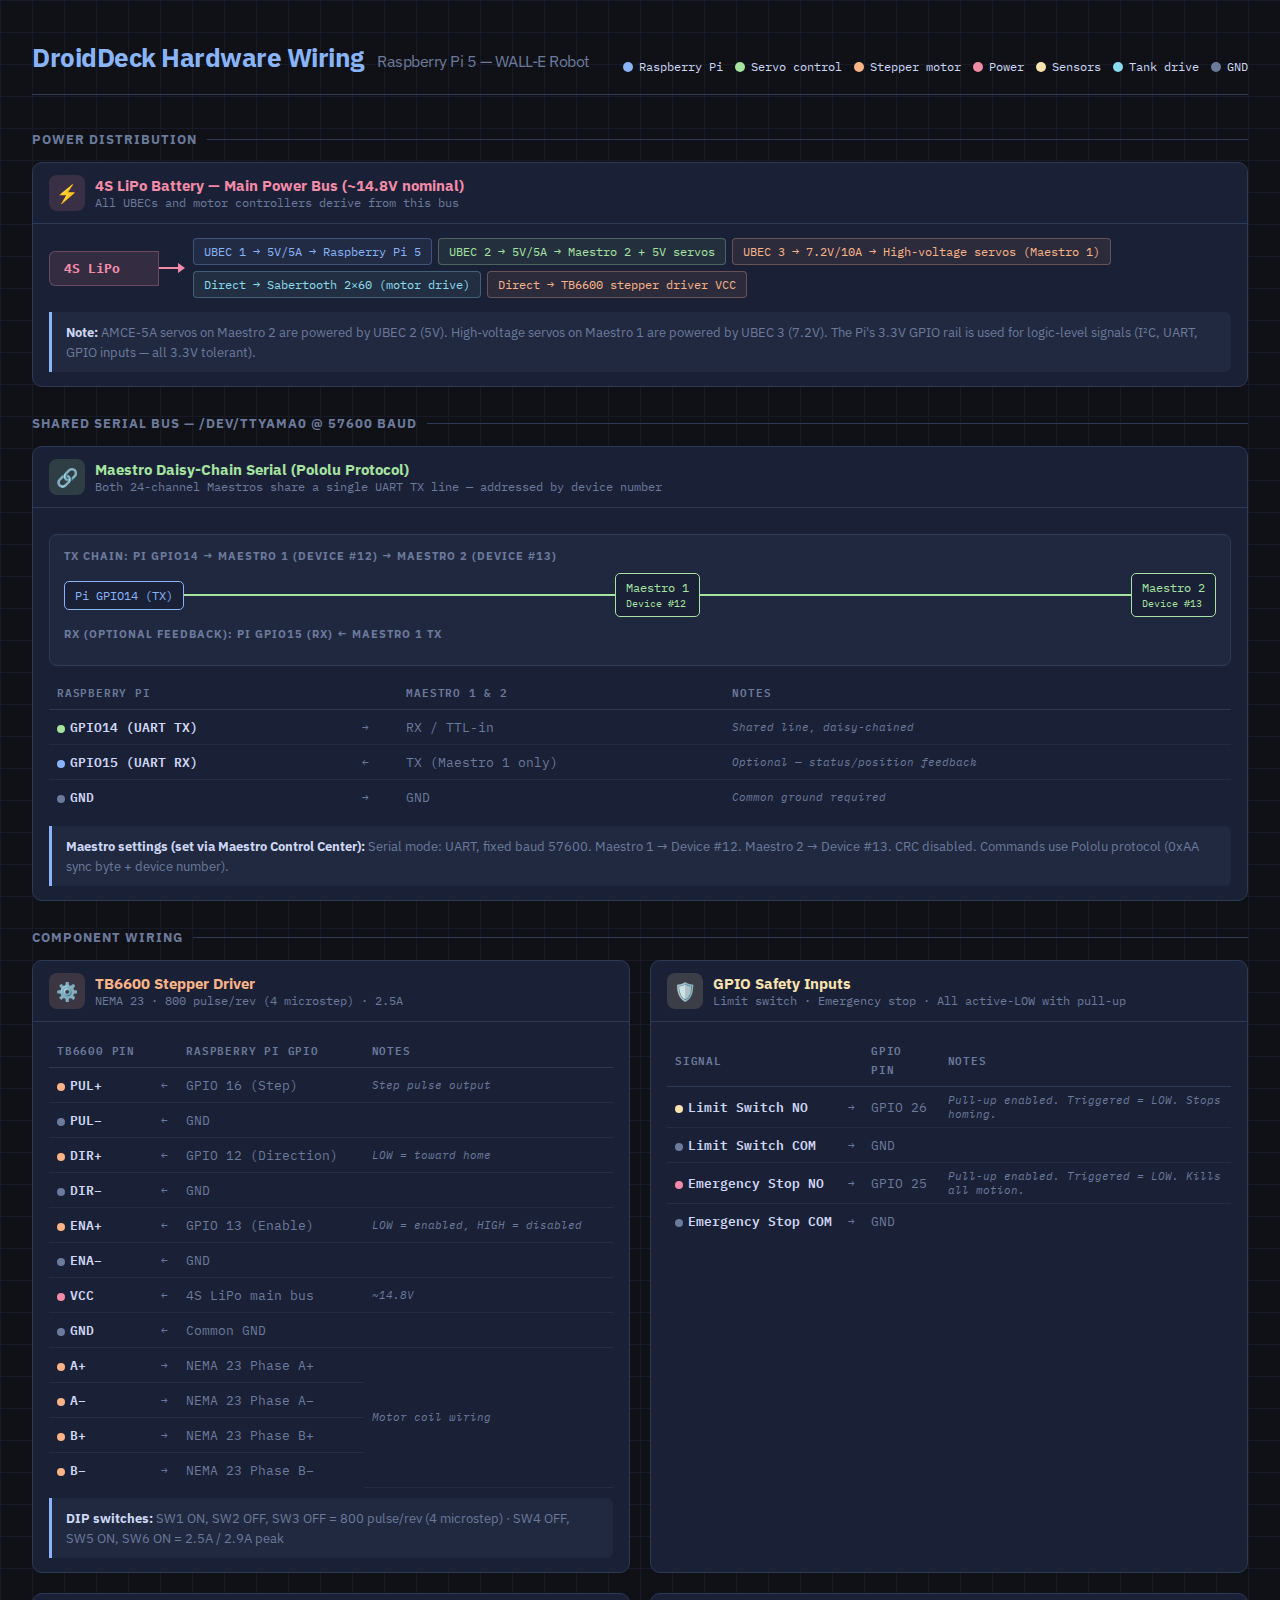
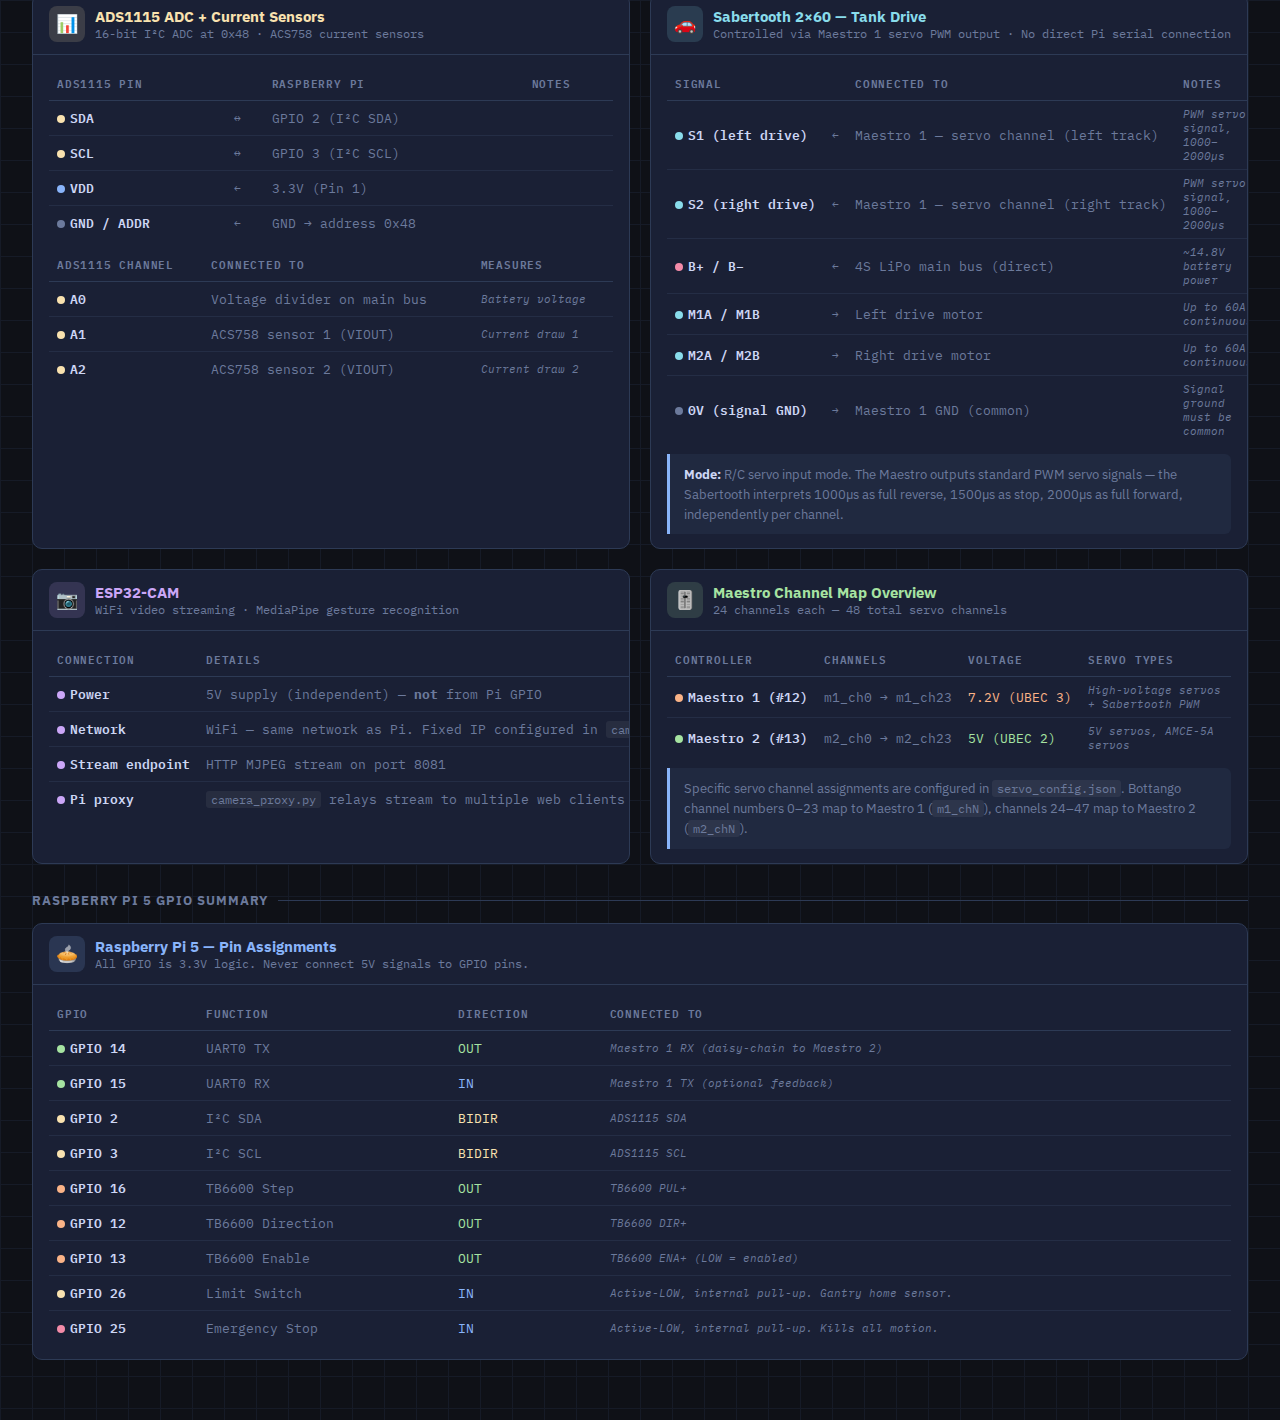
<file: droiddeck_wiring.html>
<!DOCTYPE html>
<html lang="en">
<head>
<meta charset="UTF-8">
<meta name="viewport" content="width=device-width, initial-scale=1.0">
<title>DroidDeck Hardware Wiring Diagram</title>
<link href="https://fonts.googleapis.com/css2?family=IBM+Plex+Mono:wght@400;600;700&family=IBM+Plex+Sans:wght@400;500;600;700&display=swap" rel="stylesheet">
<style>
  :root {
    --bg: #0f1117;
    --grid: #161b27;
    --surface: #1a2035;
    --surface2: #202840;
    --border: #2d3a55;
    --text: #cdd6f4;
    --text-dim: #6c7a9c;
    --pi: #89b4fa;
    --servo: #a6e3a1;
    --stepper: #fab387;
    --power: #f38ba8;
    --sensor: #f9e2af;
    --comm: #cba6f7;
    --track: #89dceb;
    --wire-pi: #89b4fa;
    --wire-servo: #a6e3a1;
    --wire-stepper: #fab387;
    --wire-power: #f38ba8;
    --wire-sensor: #f9e2af;
    --wire-comm: #cba6f7;
    --wire-track: #89dceb;
    --wire-gnd: #585b70;
  }

  * { margin: 0; padding: 0; box-sizing: border-box; }

  body {
    background: var(--bg);
    background-image:
      linear-gradient(var(--grid) 1px, transparent 1px),
      linear-gradient(90deg, var(--grid) 1px, transparent 1px);
    background-size: 32px 32px;
    color: var(--text);
    font-family: 'IBM Plex Sans', sans-serif;
    padding: 40px 32px 60px;
    min-height: 100vh;
  }

  header {
    margin-bottom: 36px;
    border-bottom: 1px solid var(--border);
    padding-bottom: 20px;
    display: flex;
    justify-content: space-between;
    align-items: flex-end;
    flex-wrap: wrap;
    gap: 16px;
  }

  h1 {
    font-size: 26px;
    font-weight: 700;
    letter-spacing: -0.5px;
    color: var(--pi);
  }

  h1 span { color: var(--text-dim); font-weight: 400; font-size: 16px; margin-left: 8px; }

  .legend {
    display: flex;
    flex-wrap: wrap;
    gap: 12px;
  }

  .legend-item {
    display: flex;
    align-items: center;
    gap: 6px;
    font-size: 12px;
    font-family: 'IBM Plex Mono', monospace;
  }

  .legend-dot {
    width: 10px; height: 10px;
    border-radius: 50%;
    flex-shrink: 0;
  }

  .diagram-grid {
    display: grid;
    grid-template-columns: 1fr 1fr;
    gap: 20px;
  }

  @media (max-width: 900px) {
    .diagram-grid { grid-template-columns: 1fr; }
  }

  .diagram-grid.full { grid-column: 1 / -1; }

  /* Component card */
  .component {
    background: var(--surface);
    border: 1px solid var(--border);
    border-radius: 10px;
    overflow: hidden;
  }

  .component-header {
    display: flex;
    align-items: center;
    gap: 10px;
    padding: 12px 16px;
    border-bottom: 1px solid var(--border);
  }

  .component-icon {
    width: 36px; height: 36px;
    border-radius: 8px;
    display: flex;
    align-items: center;
    justify-content: center;
    font-size: 18px;
    flex-shrink: 0;
  }

  .component-title {
    font-weight: 700;
    font-size: 15px;
  }

  .component-sub {
    font-size: 12px;
    color: var(--text-dim);
    font-family: 'IBM Plex Mono', monospace;
  }

  .component-body {
    padding: 14px 16px;
  }

  /* Connection table */
  .conn-table {
    width: 100%;
    border-collapse: collapse;
    font-size: 12.5px;
    font-family: 'IBM Plex Mono', monospace;
  }

  .conn-table th {
    text-align: left;
    color: var(--text-dim);
    font-weight: 600;
    font-size: 11px;
    letter-spacing: 0.8px;
    text-transform: uppercase;
    padding: 4px 8px 8px;
    border-bottom: 1px solid var(--border);
  }

  .conn-table td {
    padding: 6px 8px;
    border-bottom: 1px solid rgba(45, 58, 85, 0.5);
    vertical-align: middle;
  }

  .conn-table tr:last-child td { border-bottom: none; }

  .pin-from {
    color: var(--text);
    font-weight: 600;
    white-space: nowrap;
  }

  .pin-arrow {
    color: var(--text-dim);
    padding: 0 4px;
    font-size: 11px;
  }

  .pin-to {
    color: var(--text-dim);
    white-space: nowrap;
  }

  .wire {
    display: inline-block;
    width: 8px; height: 8px;
    border-radius: 50%;
    margin-right: 5px;
    flex-shrink: 0;
    vertical-align: middle;
  }

  .note {
    font-size: 11px;
    color: var(--text-dim);
    font-style: italic;
  }

  /* Power flow diagram */
  .power-flow {
    display: flex;
    flex-direction: column;
    gap: 10px;
  }

  .power-row {
    display: flex;
    align-items: center;
    gap: 0;
  }

  .power-source {
    background: rgba(243, 139, 168, 0.12);
    border: 1px solid rgba(243, 139, 168, 0.3);
    border-radius: 6px 0 0 6px;
    padding: 8px 14px;
    font-size: 13px;
    font-weight: 700;
    color: var(--power);
    font-family: 'IBM Plex Mono', monospace;
    white-space: nowrap;
    min-width: 110px;
  }

  .power-arrow-line {
    height: 2px;
    flex: 1;
    min-width: 20px;
    position: relative;
  }

  .power-arrow-line::after {
    content: '';
    position: absolute;
    right: -6px;
    top: -4px;
    width: 0;
    height: 0;
    border-left: 7px solid currentColor;
    border-top: 5px solid transparent;
    border-bottom: 5px solid transparent;
  }

  .power-targets {
    display: flex;
    gap: 6px;
    flex-wrap: wrap;
    padding-left: 14px;
  }

  .power-target {
    border-radius: 4px;
    padding: 5px 10px;
    font-size: 12px;
    font-family: 'IBM Plex Mono', monospace;
    border: 1px solid;
    white-space: nowrap;
  }

  /* Serial bus */
  .serial-bus {
    background: var(--surface2);
    border: 1px solid var(--border);
    border-radius: 8px;
    padding: 14px;
    margin-top: 12px;
  }

  .bus-label {
    font-size: 11px;
    font-weight: 700;
    letter-spacing: 1px;
    text-transform: uppercase;
    color: var(--text-dim);
    margin-bottom: 10px;
  }

  .bus-line {
    display: flex;
    align-items: center;
    gap: 0;
    margin-bottom: 8px;
  }

  .bus-node {
    background: var(--surface);
    border: 1px solid var(--border);
    border-radius: 5px;
    padding: 6px 10px;
    font-size: 12px;
    font-family: 'IBM Plex Mono', monospace;
    white-space: nowrap;
  }

  .bus-connector {
    flex: 1;
    height: 2px;
    min-width: 12px;
  }

  .bus-tee {
    position: relative;
    display: flex;
    flex-direction: column;
    align-items: center;
  }

  .section-title {
    font-size: 13px;
    font-weight: 700;
    text-transform: uppercase;
    letter-spacing: 1px;
    color: var(--text-dim);
    margin: 28px 0 14px;
    display: flex;
    align-items: center;
    gap: 10px;
  }

  .section-title::after {
    content: '';
    flex: 1;
    height: 1px;
    background: var(--border);
  }

  .badge {
    display: inline-block;
    font-size: 10px;
    font-weight: 700;
    letter-spacing: 0.5px;
    padding: 2px 6px;
    border-radius: 3px;
    font-family: 'IBM Plex Mono', monospace;
  }

  .badge-green { background: rgba(166, 227, 161, 0.15); color: var(--servo); border: 1px solid rgba(166, 227, 161, 0.3); }
  .badge-orange { background: rgba(250, 179, 135, 0.15); color: var(--stepper); border: 1px solid rgba(250, 179, 135, 0.3); }
  .badge-blue { background: rgba(137, 180, 250, 0.15); color: var(--pi); border: 1px solid rgba(137, 180, 250, 0.3); }

  .info-box {
    background: rgba(137, 180, 250, 0.06);
    border-left: 3px solid var(--pi);
    border-radius: 0 6px 6px 0;
    padding: 10px 14px;
    font-size: 12.5px;
    line-height: 1.6;
    color: var(--text-dim);
    margin-top: 12px;
  }

  .info-box strong { color: var(--text); }

  code {
    font-family: 'IBM Plex Mono', monospace;
    background: rgba(255,255,255,0.06);
    padding: 1px 5px;
    border-radius: 3px;
    font-size: 11.5px;
  }
</style>
</head>
<body>

<header>
  <div>
    <h1>DroidDeck Hardware Wiring <span>Raspberry Pi 5 — WALL-E Robot</span></h1>
  </div>
  <div class="legend">
    <div class="legend-item"><div class="legend-dot" style="background:var(--pi)"></div> Raspberry Pi</div>
    <div class="legend-item"><div class="legend-dot" style="background:var(--servo)"></div> Servo control</div>
    <div class="legend-item"><div class="legend-dot" style="background:var(--stepper)"></div> Stepper motor</div>
    <div class="legend-item"><div class="legend-dot" style="background:var(--power)"></div> Power</div>
    <div class="legend-item"><div class="legend-dot" style="background:var(--sensor)"></div> Sensors</div>
    <div class="legend-item"><div class="legend-dot" style="background:var(--track)"></div> Tank drive</div>
    <div class="legend-item"><div class="legend-dot" style="background:var(--text-dim)"></div> GND</div>
  </div>
</header>

<!-- ===== POWER DISTRIBUTION ===== -->
<div class="section-title">Power Distribution</div>

<div class="component">
  <div class="component-header">
    <div class="component-icon" style="background:rgba(243,139,168,0.15)">⚡</div>
    <div>
      <div class="component-title" style="color:var(--power)">4S LiPo Battery — Main Power Bus (~14.8V nominal)</div>
      <div class="component-sub">All UBECs and motor controllers derive from this bus</div>
    </div>
  </div>
  <div class="component-body">
    <div class="power-flow">
      <div class="power-row">
        <div class="power-source">4S LiPo</div>
        <div class="power-arrow-line" style="background:var(--power);color:var(--power)"></div>
        <div class="power-targets">
          <div class="power-target" style="color:var(--pi);border-color:rgba(137,180,250,0.3);background:rgba(137,180,250,0.08)">UBEC 1 → 5V/5A → Raspberry Pi 5</div>
          <div class="power-target" style="color:var(--servo);border-color:rgba(166,227,161,0.3);background:rgba(166,227,161,0.08)">UBEC 2 → 5V/5A → Maestro 2 + 5V servos</div>
          <div class="power-target" style="color:var(--stepper);border-color:rgba(250,179,135,0.3);background:rgba(250,179,135,0.08)">UBEC 3 → 7.2V/10A → High-voltage servos (Maestro 1)</div>
          <div class="power-target" style="color:var(--track);border-color:rgba(137,220,235,0.3);background:rgba(137,220,235,0.08)">Direct → Sabertooth 2×60 (motor drive)</div>
          <div class="power-target" style="color:var(--stepper);border-color:rgba(250,179,135,0.3);background:rgba(250,179,135,0.08)">Direct → TB6600 stepper driver VCC</div>
        </div>
      </div>
    </div>
    <div class="info-box" style="margin-top:14px">
      <strong>Note:</strong> AMCE-5A servos on Maestro 2 are powered by UBEC 2 (5V). High-voltage servos on Maestro 1 are powered by UBEC 3 (7.2V). The Pi's 3.3V GPIO rail is used for logic-level signals (I²C, UART, GPIO inputs — all 3.3V tolerant).
    </div>
  </div>
</div>

<!-- ===== SERIAL BUS ===== -->
<div class="section-title">Shared Serial Bus — /dev/ttyAMA0 @ 57600 baud</div>

<div class="component">
  <div class="component-header">
    <div class="component-icon" style="background:rgba(166,227,161,0.15)">🔗</div>
    <div>
      <div class="component-title" style="color:var(--servo)">Maestro Daisy-Chain Serial (Pololu Protocol)</div>
      <div class="component-sub">Both 24-channel Maestros share a single UART TX line — addressed by device number</div>
    </div>
  </div>
  <div class="component-body">
    <div class="serial-bus">
      <div class="bus-label">TX Chain: Pi GPIO14 → Maestro 1 (Device #12) → Maestro 2 (Device #13)</div>
      <div class="bus-line">
        <div class="bus-node" style="border-color:var(--pi);color:var(--pi)">Pi GPIO14 (TX)</div>
        <div class="bus-connector" style="background:var(--servo)"></div>
        <div class="bus-node" style="border-color:var(--servo);color:var(--servo)">Maestro 1<br><small>Device #12</small></div>
        <div class="bus-connector" style="background:var(--servo)"></div>
        <div class="bus-node" style="border-color:var(--servo);color:var(--servo)">Maestro 2<br><small>Device #13</small></div>
      </div>
      <div class="bus-label" style="margin-top:10px">RX (optional feedback): Pi GPIO15 (RX) ← Maestro 1 TX</div>
    </div>
    <table class="conn-table" style="margin-top:12px">
      <tr>
        <th>Raspberry Pi</th>
        <th></th>
        <th>Maestro 1 &amp; 2</th>
        <th>Notes</th>
      </tr>
      <tr>
        <td class="pin-from"><span class="wire" style="background:var(--servo)"></span>GPIO14 (UART TX)</td>
        <td class="pin-arrow">→</td>
        <td class="pin-to">RX / TTL-in</td>
        <td class="note">Shared line, daisy-chained</td>
      </tr>
      <tr>
        <td class="pin-from"><span class="wire" style="background:var(--pi)"></span>GPIO15 (UART RX)</td>
        <td class="pin-arrow">←</td>
        <td class="pin-to">TX (Maestro 1 only)</td>
        <td class="note">Optional — status/position feedback</td>
      </tr>
      <tr>
        <td class="pin-from"><span class="wire" style="background:var(--text-dim)"></span>GND</td>
        <td class="pin-arrow">→</td>
        <td class="pin-to">GND</td>
        <td class="note">Common ground required</td>
      </tr>
    </table>
    <div class="info-box">
      <strong>Maestro settings (set via Maestro Control Center):</strong> Serial mode: UART, fixed baud 57600. Maestro 1 → Device #12. Maestro 2 → Device #13. CRC disabled. Commands use Pololu protocol (0xAA sync byte + device number).
    </div>
  </div>
</div>

<!-- ===== MAIN GRID ===== -->
<div class="section-title">Component Wiring</div>
<div class="diagram-grid">

  <!-- TB6600 STEPPER -->
  <div class="component">
    <div class="component-header">
      <div class="component-icon" style="background:rgba(250,179,135,0.15)">⚙️</div>
      <div>
        <div class="component-title" style="color:var(--stepper)">TB6600 Stepper Driver</div>
        <div class="component-sub">NEMA 23 · 800 pulse/rev (4 microstep) · 2.5A</div>
      </div>
    </div>
    <div class="component-body">
      <table class="conn-table">
        <tr>
          <th>TB6600 Pin</th>
          <th></th>
          <th>Raspberry Pi GPIO</th>
          <th>Notes</th>
        </tr>
        <tr>
          <td class="pin-from"><span class="wire" style="background:var(--stepper)"></span>PUL+</td>
          <td class="pin-arrow">←</td>
          <td class="pin-to">GPIO 16 (Step)</td>
          <td class="note">Step pulse output</td>
        </tr>
        <tr>
          <td class="pin-from"><span class="wire" style="background:var(--text-dim)"></span>PUL−</td>
          <td class="pin-arrow">←</td>
          <td class="pin-to">GND</td>
          <td class="note"></td>
        </tr>
        <tr>
          <td class="pin-from"><span class="wire" style="background:var(--stepper)"></span>DIR+</td>
          <td class="pin-arrow">←</td>
          <td class="pin-to">GPIO 12 (Direction)</td>
          <td class="note">LOW = toward home</td>
        </tr>
        <tr>
          <td class="pin-from"><span class="wire" style="background:var(--text-dim)"></span>DIR−</td>
          <td class="pin-arrow">←</td>
          <td class="pin-to">GND</td>
          <td class="note"></td>
        </tr>
        <tr>
          <td class="pin-from"><span class="wire" style="background:var(--stepper)"></span>ENA+</td>
          <td class="pin-arrow">←</td>
          <td class="pin-to">GPIO 13 (Enable)</td>
          <td class="note">LOW = enabled, HIGH = disabled</td>
        </tr>
        <tr>
          <td class="pin-from"><span class="wire" style="background:var(--text-dim)"></span>ENA−</td>
          <td class="pin-arrow">←</td>
          <td class="pin-to">GND</td>
          <td class="note"></td>
        </tr>
        <tr>
          <td class="pin-from"><span class="wire" style="background:var(--power)"></span>VCC</td>
          <td class="pin-arrow">←</td>
          <td class="pin-to">4S LiPo main bus</td>
          <td class="note">~14.8V</td>
        </tr>
        <tr>
          <td class="pin-from"><span class="wire" style="background:var(--text-dim)"></span>GND</td>
          <td class="pin-arrow">←</td>
          <td class="pin-to">Common GND</td>
          <td class="note"></td>
        </tr>
        <tr>
          <td class="pin-from"><span class="wire" style="background:var(--stepper)"></span>A+</td>
          <td class="pin-arrow">→</td>
          <td class="pin-to">NEMA 23 Phase A+</td>
          <td class="note" rowspan="4">Motor coil wiring</td>
        </tr>
        <tr>
          <td class="pin-from"><span class="wire" style="background:var(--stepper)"></span>A−</td>
          <td class="pin-arrow">→</td>
          <td class="pin-to">NEMA 23 Phase A−</td>
        </tr>
        <tr>
          <td class="pin-from"><span class="wire" style="background:var(--stepper)"></span>B+</td>
          <td class="pin-arrow">→</td>
          <td class="pin-to">NEMA 23 Phase B+</td>
        </tr>
        <tr>
          <td class="pin-from"><span class="wire" style="background:var(--stepper)"></span>B−</td>
          <td class="pin-arrow">→</td>
          <td class="pin-to">NEMA 23 Phase B−</td>
        </tr>
      </table>
      <div class="info-box" style="margin-top:10px">
        <strong>DIP switches:</strong> SW1 ON, SW2 OFF, SW3 OFF = 800 pulse/rev (4 microstep) · SW4 OFF, SW5 ON, SW6 ON = 2.5A / 2.9A peak
      </div>
    </div>
  </div>

  <!-- LIMIT SWITCH & GPIO SAFETY -->
  <div class="component">
    <div class="component-header">
      <div class="component-icon" style="background:rgba(249,226,175,0.15)">🛡️</div>
      <div>
        <div class="component-title" style="color:var(--sensor)">GPIO Safety Inputs</div>
        <div class="component-sub">Limit switch · Emergency stop · All active-LOW with pull-up</div>
      </div>
    </div>
    <div class="component-body">
      <table class="conn-table">
        <tr>
          <th>Signal</th>
          <th></th>
          <th>GPIO Pin</th>
          <th>Notes</th>
        </tr>
        <tr>
          <td class="pin-from"><span class="wire" style="background:var(--sensor)"></span>Limit Switch NO</td>
          <td class="pin-arrow">→</td>
          <td class="pin-to">GPIO 26</td>
          <td class="note">Pull-up enabled. Triggered = LOW. Stops homing.</td>
        </tr>
        <tr>
          <td class="pin-from"><span class="wire" style="background:var(--text-dim)"></span>Limit Switch COM</td>
          <td class="pin-arrow">→</td>
          <td class="pin-to">GND</td>
          <td class="note"></td>
        </tr>
        <tr>
          <td class="pin-from"><span class="wire" style="background:var(--power)"></span>Emergency Stop NO</td>
          <td class="pin-arrow">→</td>
          <td class="pin-to">GPIO 25</td>
          <td class="note">Pull-up enabled. Triggered = LOW. Kills all motion.</td>
        </tr>
        <tr>
          <td class="pin-from"><span class="wire" style="background:var(--text-dim)"></span>Emergency Stop COM</td>
          <td class="pin-arrow">→</td>
          <td class="pin-to">GND</td>
          <td class="note"></td>
        </tr>
      </table>
    </div>
  </div>

  <!-- ADS1115 + SENSORS -->
  <div class="component">
    <div class="component-header">
      <div class="component-icon" style="background:rgba(249,226,175,0.15)">📊</div>
      <div>
        <div class="component-title" style="color:var(--sensor)">ADS1115 ADC + Current Sensors</div>
        <div class="component-sub">16-bit I²C ADC at 0x48 · ACS758 current sensors</div>
      </div>
    </div>
    <div class="component-body">
      <table class="conn-table">
        <tr>
          <th>ADS1115 Pin</th>
          <th></th>
          <th>Raspberry Pi</th>
          <th>Notes</th>
        </tr>
        <tr>
          <td class="pin-from"><span class="wire" style="background:var(--sensor)"></span>SDA</td>
          <td class="pin-arrow">↔</td>
          <td class="pin-to">GPIO 2 (I²C SDA)</td>
          <td class="note"></td>
        </tr>
        <tr>
          <td class="pin-from"><span class="wire" style="background:var(--sensor)"></span>SCL</td>
          <td class="pin-arrow">↔</td>
          <td class="pin-to">GPIO 3 (I²C SCL)</td>
          <td class="note"></td>
        </tr>
        <tr>
          <td class="pin-from"><span class="wire" style="background:var(--pi)"></span>VDD</td>
          <td class="pin-arrow">←</td>
          <td class="pin-to">3.3V (Pin 1)</td>
          <td class="note"></td>
        </tr>
        <tr>
          <td class="pin-from"><span class="wire" style="background:var(--text-dim)"></span>GND / ADDR</td>
          <td class="pin-arrow">←</td>
          <td class="pin-to">GND → address 0x48</td>
          <td class="note"></td>
        </tr>
      </table>
      <table class="conn-table" style="margin-top:10px">
        <tr>
          <th>ADS1115 Channel</th>
          <th>Connected To</th>
          <th>Measures</th>
        </tr>
        <tr>
          <td class="pin-from"><span class="wire" style="background:var(--sensor)"></span>A0</td>
          <td class="pin-to">Voltage divider on main bus</td>
          <td class="note">Battery voltage</td>
        </tr>
        <tr>
          <td class="pin-from"><span class="wire" style="background:var(--sensor)"></span>A1</td>
          <td class="pin-to">ACS758 sensor 1 (VIOUT)</td>
          <td class="note">Current draw 1</td>
        </tr>
        <tr>
          <td class="pin-from"><span class="wire" style="background:var(--sensor)"></span>A2</td>
          <td class="pin-to">ACS758 sensor 2 (VIOUT)</td>
          <td class="note">Current draw 2</td>
        </tr>
      </table>
    </div>
  </div>

  <!-- SABERTOOTH -->
  <div class="component">
    <div class="component-header">
      <div class="component-icon" style="background:rgba(137,220,235,0.15)">🚗</div>
      <div>
        <div class="component-title" style="color:var(--track)">Sabertooth 2×60 — Tank Drive</div>
        <div class="component-sub">Controlled via Maestro 1 servo PWM output · No direct Pi serial connection</div>
      </div>
    </div>
    <div class="component-body">
      <table class="conn-table">
        <tr>
          <th>Signal</th>
          <th></th>
          <th>Connected To</th>
          <th>Notes</th>
        </tr>
        <tr>
          <td class="pin-from"><span class="wire" style="background:var(--track)"></span>S1 (left drive)</td>
          <td class="pin-arrow">←</td>
          <td class="pin-to">Maestro 1 — servo channel (left track)</td>
          <td class="note">PWM servo signal, 1000–2000µs</td>
        </tr>
        <tr>
          <td class="pin-from"><span class="wire" style="background:var(--track)"></span>S2 (right drive)</td>
          <td class="pin-arrow">←</td>
          <td class="pin-to">Maestro 1 — servo channel (right track)</td>
          <td class="note">PWM servo signal, 1000–2000µs</td>
        </tr>
        <tr>
          <td class="pin-from"><span class="wire" style="background:var(--power)"></span>B+ / B−</td>
          <td class="pin-arrow">←</td>
          <td class="pin-to">4S LiPo main bus (direct)</td>
          <td class="note">~14.8V battery power</td>
        </tr>
        <tr>
          <td class="pin-from"><span class="wire" style="background:var(--track)"></span>M1A / M1B</td>
          <td class="pin-arrow">→</td>
          <td class="pin-to">Left drive motor</td>
          <td class="note">Up to 60A continuous</td>
        </tr>
        <tr>
          <td class="pin-from"><span class="wire" style="background:var(--track)"></span>M2A / M2B</td>
          <td class="pin-arrow">→</td>
          <td class="pin-to">Right drive motor</td>
          <td class="note">Up to 60A continuous</td>
        </tr>
        <tr>
          <td class="pin-from"><span class="wire" style="background:var(--text-dim)"></span>0V (signal GND)</td>
          <td class="pin-arrow">→</td>
          <td class="pin-to">Maestro 1 GND (common)</td>
          <td class="note">Signal ground must be common</td>
        </tr>
      </table>
      <div class="info-box" style="margin-top:10px">
        <strong>Mode:</strong> R/C servo input mode. The Maestro outputs standard PWM servo signals — the Sabertooth interprets 1000µs as full reverse, 1500µs as stop, 2000µs as full forward, independently per channel.
      </div>
    </div>
  </div>

  <!-- ESP32-CAM -->
  <div class="component">
    <div class="component-header">
      <div class="component-icon" style="background:rgba(203,166,247,0.15)">📷</div>
      <div>
        <div class="component-title" style="color:var(--comm)">ESP32-CAM</div>
        <div class="component-sub">WiFi video streaming · MediaPipe gesture recognition</div>
      </div>
    </div>
    <div class="component-body">
      <table class="conn-table">
        <tr>
          <th>Connection</th>
          <th>Details</th>
        </tr>
        <tr>
          <td class="pin-from"><span class="wire" style="background:var(--comm)"></span>Power</td>
          <td class="pin-to">5V supply (independent) — <strong>not</strong> from Pi GPIO</td>
        </tr>
        <tr>
          <td class="pin-from"><span class="wire" style="background:var(--comm)"></span>Network</td>
          <td class="pin-to">WiFi — same network as Pi. Fixed IP configured in <code>camera_config.json</code></td>
        </tr>
        <tr>
          <td class="pin-from"><span class="wire" style="background:var(--comm)"></span>Stream endpoint</td>
          <td class="pin-to">HTTP MJPEG stream on port 8081</td>
        </tr>
        <tr>
          <td class="pin-from"><span class="wire" style="background:var(--comm)"></span>Pi proxy</td>
          <td class="pin-to"><code>camera_proxy.py</code> relays stream to multiple web clients</td>
        </tr>
      </table>
    </div>
  </div>

  <!-- MAESTRO CHANNEL OVERVIEW -->
  <div class="component">
    <div class="component-header">
      <div class="component-icon" style="background:rgba(166,227,161,0.15)">🎚️</div>
      <div>
        <div class="component-title" style="color:var(--servo)">Maestro Channel Map Overview</div>
        <div class="component-sub">24 channels each — 48 total servo channels</div>
      </div>
    </div>
    <div class="component-body">
      <table class="conn-table">
        <tr>
          <th>Controller</th>
          <th>Channels</th>
          <th>Voltage</th>
          <th>Servo Types</th>
        </tr>
        <tr>
          <td class="pin-from"><span class="wire" style="background:var(--stepper)"></span>Maestro 1 (#12)</td>
          <td class="pin-to">m1_ch0 → m1_ch23</td>
          <td class="pin-to" style="color:var(--stepper)">7.2V (UBEC 3)</td>
          <td class="note">High-voltage servos + Sabertooth PWM</td>
        </tr>
        <tr>
          <td class="pin-from"><span class="wire" style="background:var(--servo)"></span>Maestro 2 (#13)</td>
          <td class="pin-to">m2_ch0 → m2_ch23</td>
          <td class="pin-to" style="color:var(--servo)">5V (UBEC 2)</td>
          <td class="note">5V servos, AMCE-5A servos</td>
        </tr>
      </table>
      <div class="info-box" style="margin-top:10px">
        Specific servo channel assignments are configured in <code>servo_config.json</code>. Bottango channel numbers 0–23 map to Maestro 1 (<code>m1_chN</code>), channels 24–47 map to Maestro 2 (<code>m2_chN</code>).
      </div>
    </div>
  </div>

</div><!-- end diagram-grid -->

<!-- ===== GPIO SUMMARY ===== -->
<div class="section-title">Raspberry Pi 5 GPIO Summary</div>

<div class="component">
  <div class="component-header">
    <div class="component-icon" style="background:rgba(137,180,250,0.15)">🥧</div>
    <div>
      <div class="component-title" style="color:var(--pi)">Raspberry Pi 5 — Pin Assignments</div>
      <div class="component-sub">All GPIO is 3.3V logic. Never connect 5V signals to GPIO pins.</div>
    </div>
  </div>
  <div class="component-body">
    <table class="conn-table">
      <tr>
        <th>GPIO</th>
        <th>Function</th>
        <th>Direction</th>
        <th>Connected To</th>
      </tr>
      <tr>
        <td class="pin-from"><span class="wire" style="background:var(--servo)"></span>GPIO 14</td>
        <td class="pin-to">UART0 TX</td>
        <td class="pin-to" style="color:var(--servo)">OUT</td>
        <td class="note">Maestro 1 RX (daisy-chain to Maestro 2)</td>
      </tr>
      <tr>
        <td class="pin-from"><span class="wire" style="background:var(--servo)"></span>GPIO 15</td>
        <td class="pin-to">UART0 RX</td>
        <td class="pin-to" style="color:var(--pi)">IN</td>
        <td class="note">Maestro 1 TX (optional feedback)</td>
      </tr>
      <tr>
        <td class="pin-from"><span class="wire" style="background:var(--sensor)"></span>GPIO 2</td>
        <td class="pin-to">I²C SDA</td>
        <td class="pin-to" style="color:var(--sensor)">BIDIR</td>
        <td class="note">ADS1115 SDA</td>
      </tr>
      <tr>
        <td class="pin-from"><span class="wire" style="background:var(--sensor)"></span>GPIO 3</td>
        <td class="pin-to">I²C SCL</td>
        <td class="pin-to" style="color:var(--sensor)">BIDIR</td>
        <td class="note">ADS1115 SCL</td>
      </tr>
      <tr>
        <td class="pin-from"><span class="wire" style="background:var(--stepper)"></span>GPIO 16</td>
        <td class="pin-to">TB6600 Step</td>
        <td class="pin-to" style="color:var(--servo)">OUT</td>
        <td class="note">TB6600 PUL+</td>
      </tr>
      <tr>
        <td class="pin-from"><span class="wire" style="background:var(--stepper)"></span>GPIO 12</td>
        <td class="pin-to">TB6600 Direction</td>
        <td class="pin-to" style="color:var(--servo)">OUT</td>
        <td class="note">TB6600 DIR+</td>
      </tr>
      <tr>
        <td class="pin-from"><span class="wire" style="background:var(--stepper)"></span>GPIO 13</td>
        <td class="pin-to">TB6600 Enable</td>
        <td class="pin-to" style="color:var(--servo)">OUT</td>
        <td class="note">TB6600 ENA+ (LOW = enabled)</td>
      </tr>
      <tr>
        <td class="pin-from"><span class="wire" style="background:var(--sensor)"></span>GPIO 26</td>
        <td class="pin-to">Limit Switch</td>
        <td class="pin-to" style="color:var(--pi)">IN</td>
        <td class="note">Active-LOW, internal pull-up. Gantry home sensor.</td>
      </tr>
      <tr>
        <td class="pin-from"><span class="wire" style="background:var(--power)"></span>GPIO 25</td>
        <td class="pin-to">Emergency Stop</td>
        <td class="pin-to" style="color:var(--pi)">IN</td>
        <td class="note">Active-LOW, internal pull-up. Kills all motion.</td>
      </tr>
    </table>
  </div>
</div>

</body>
</html>
</file>
